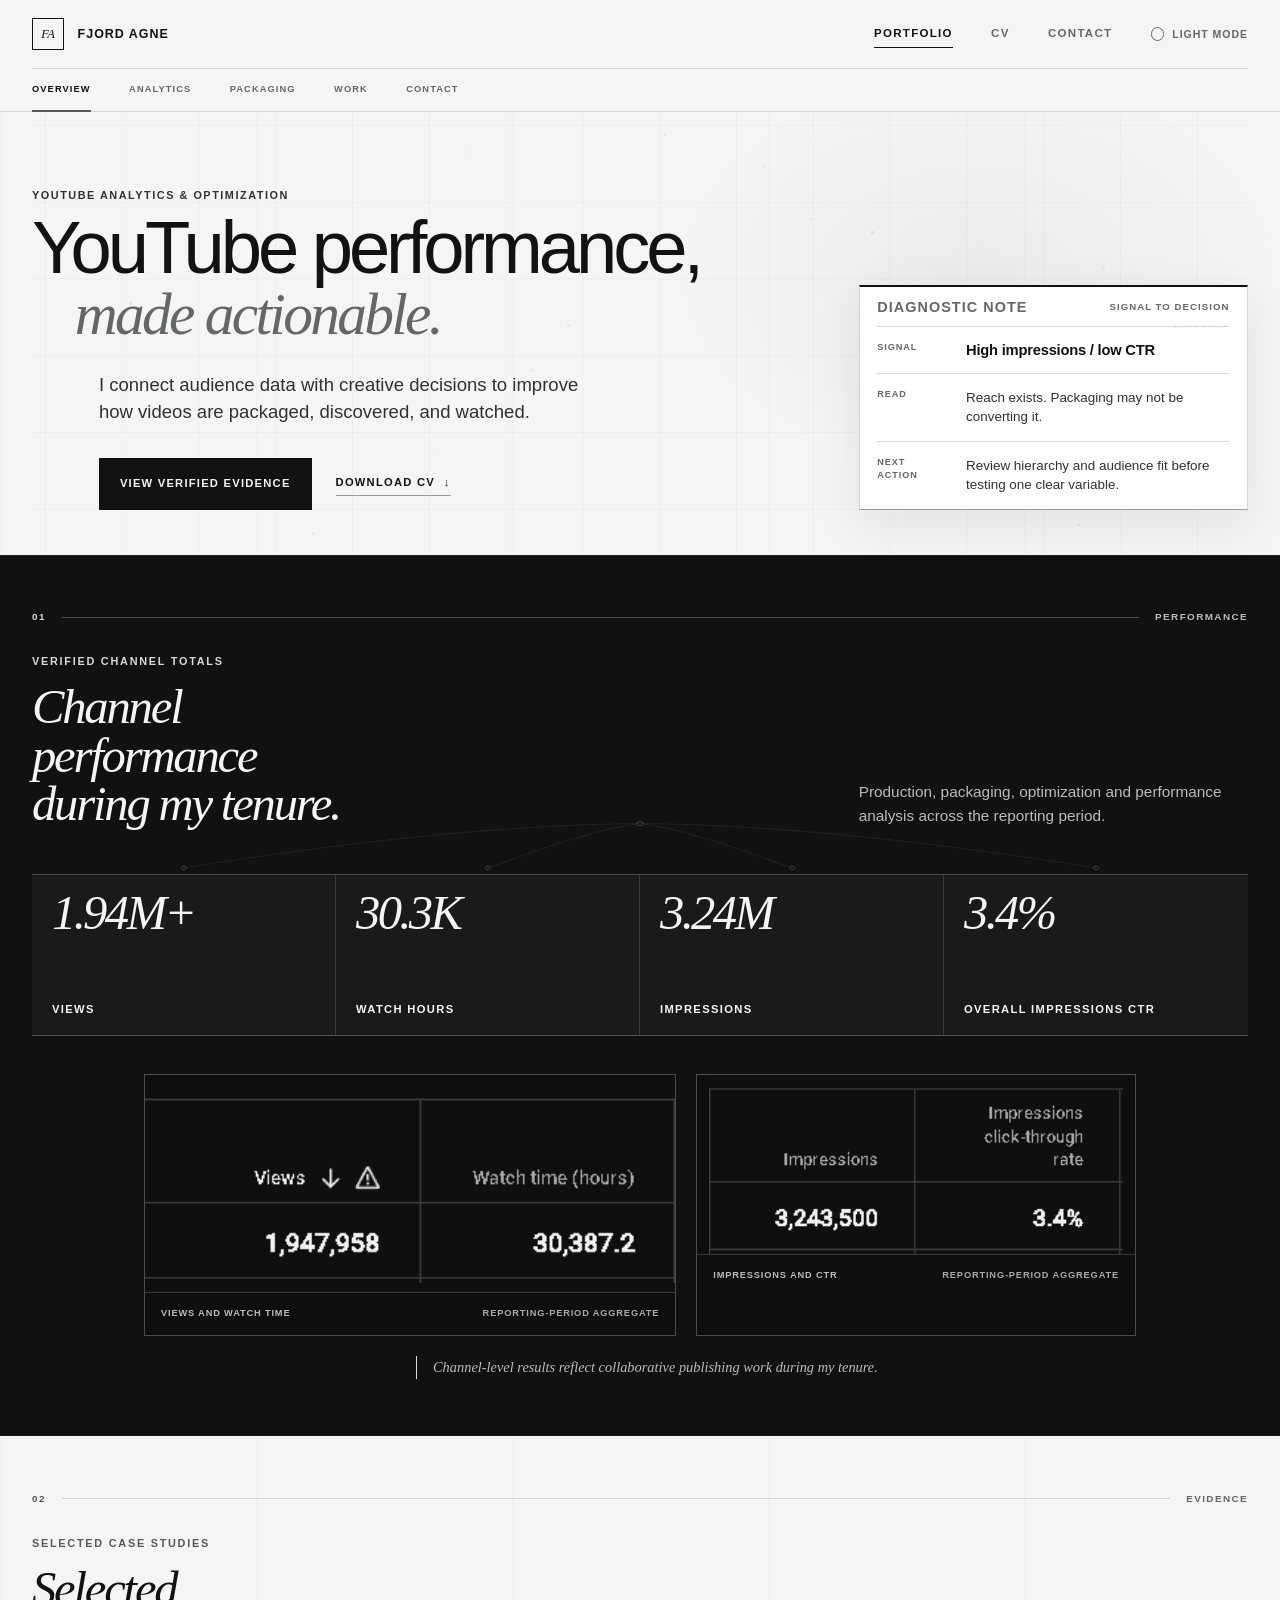
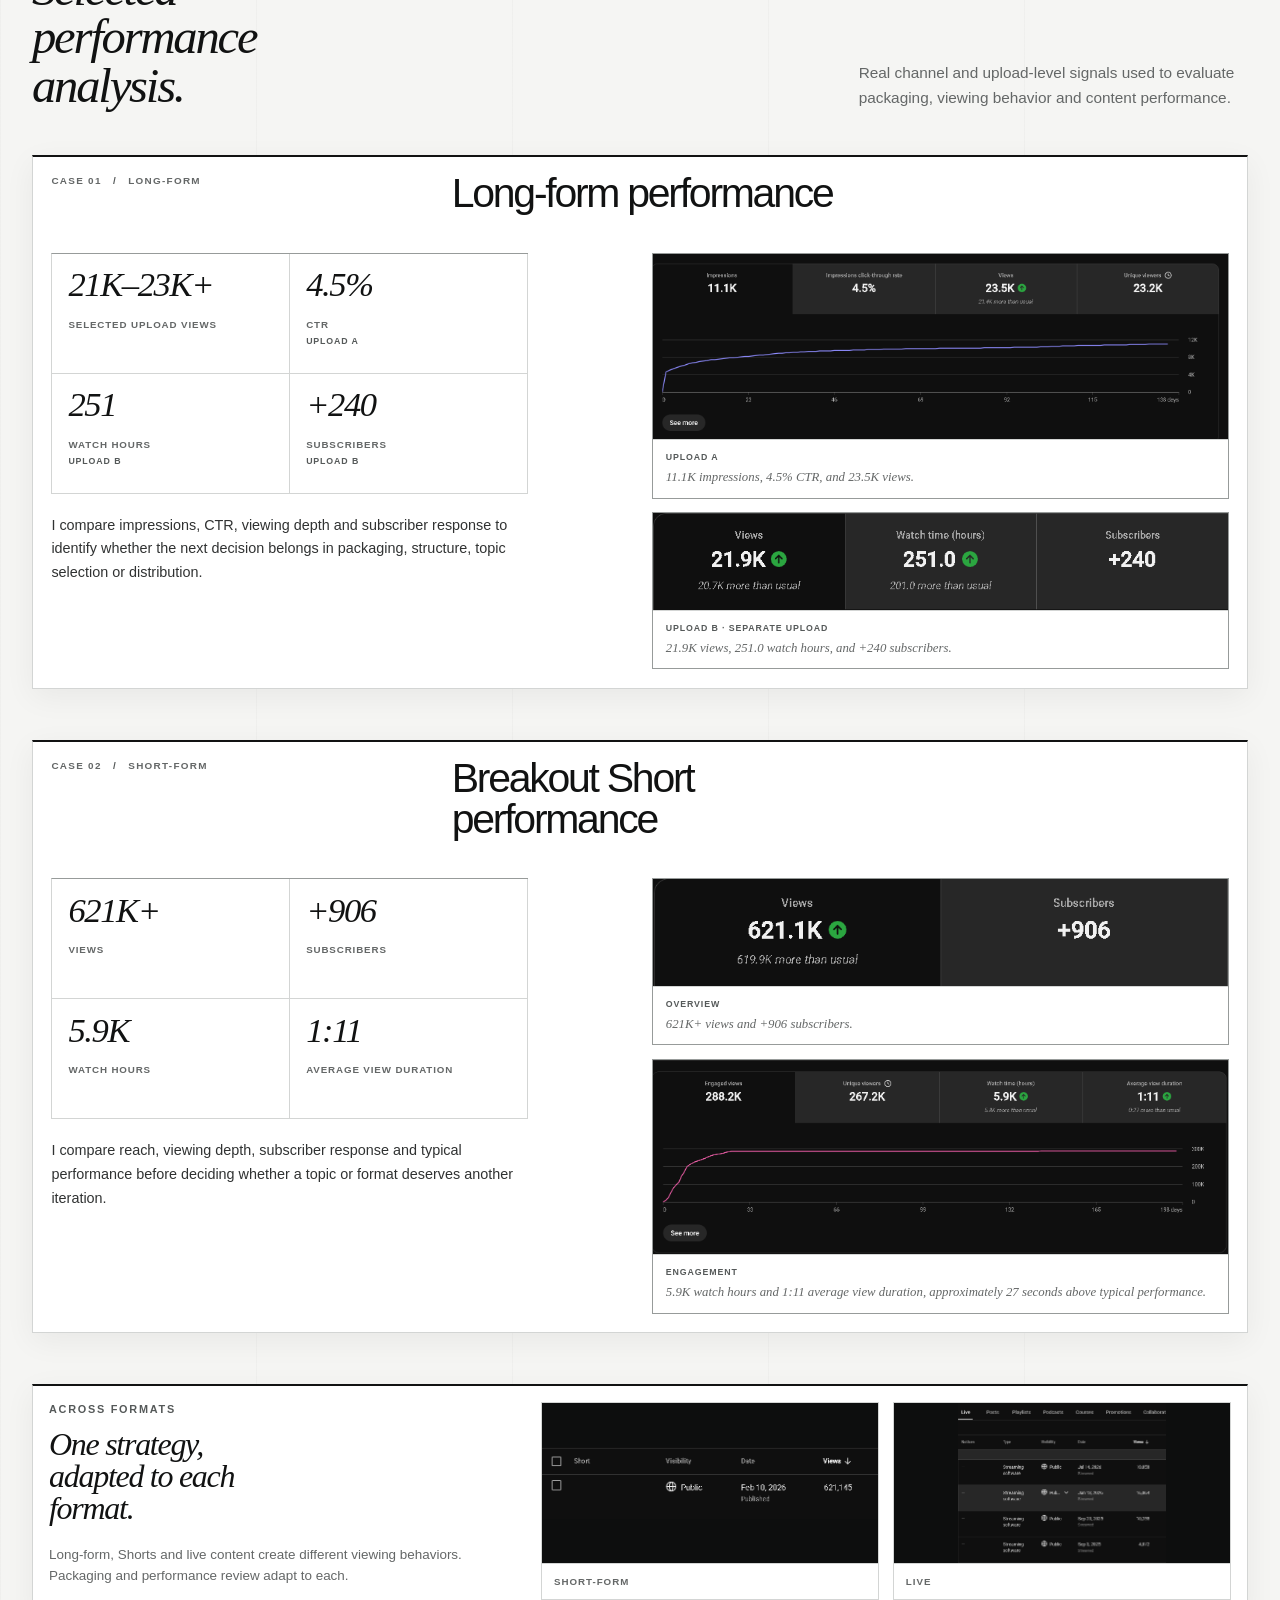
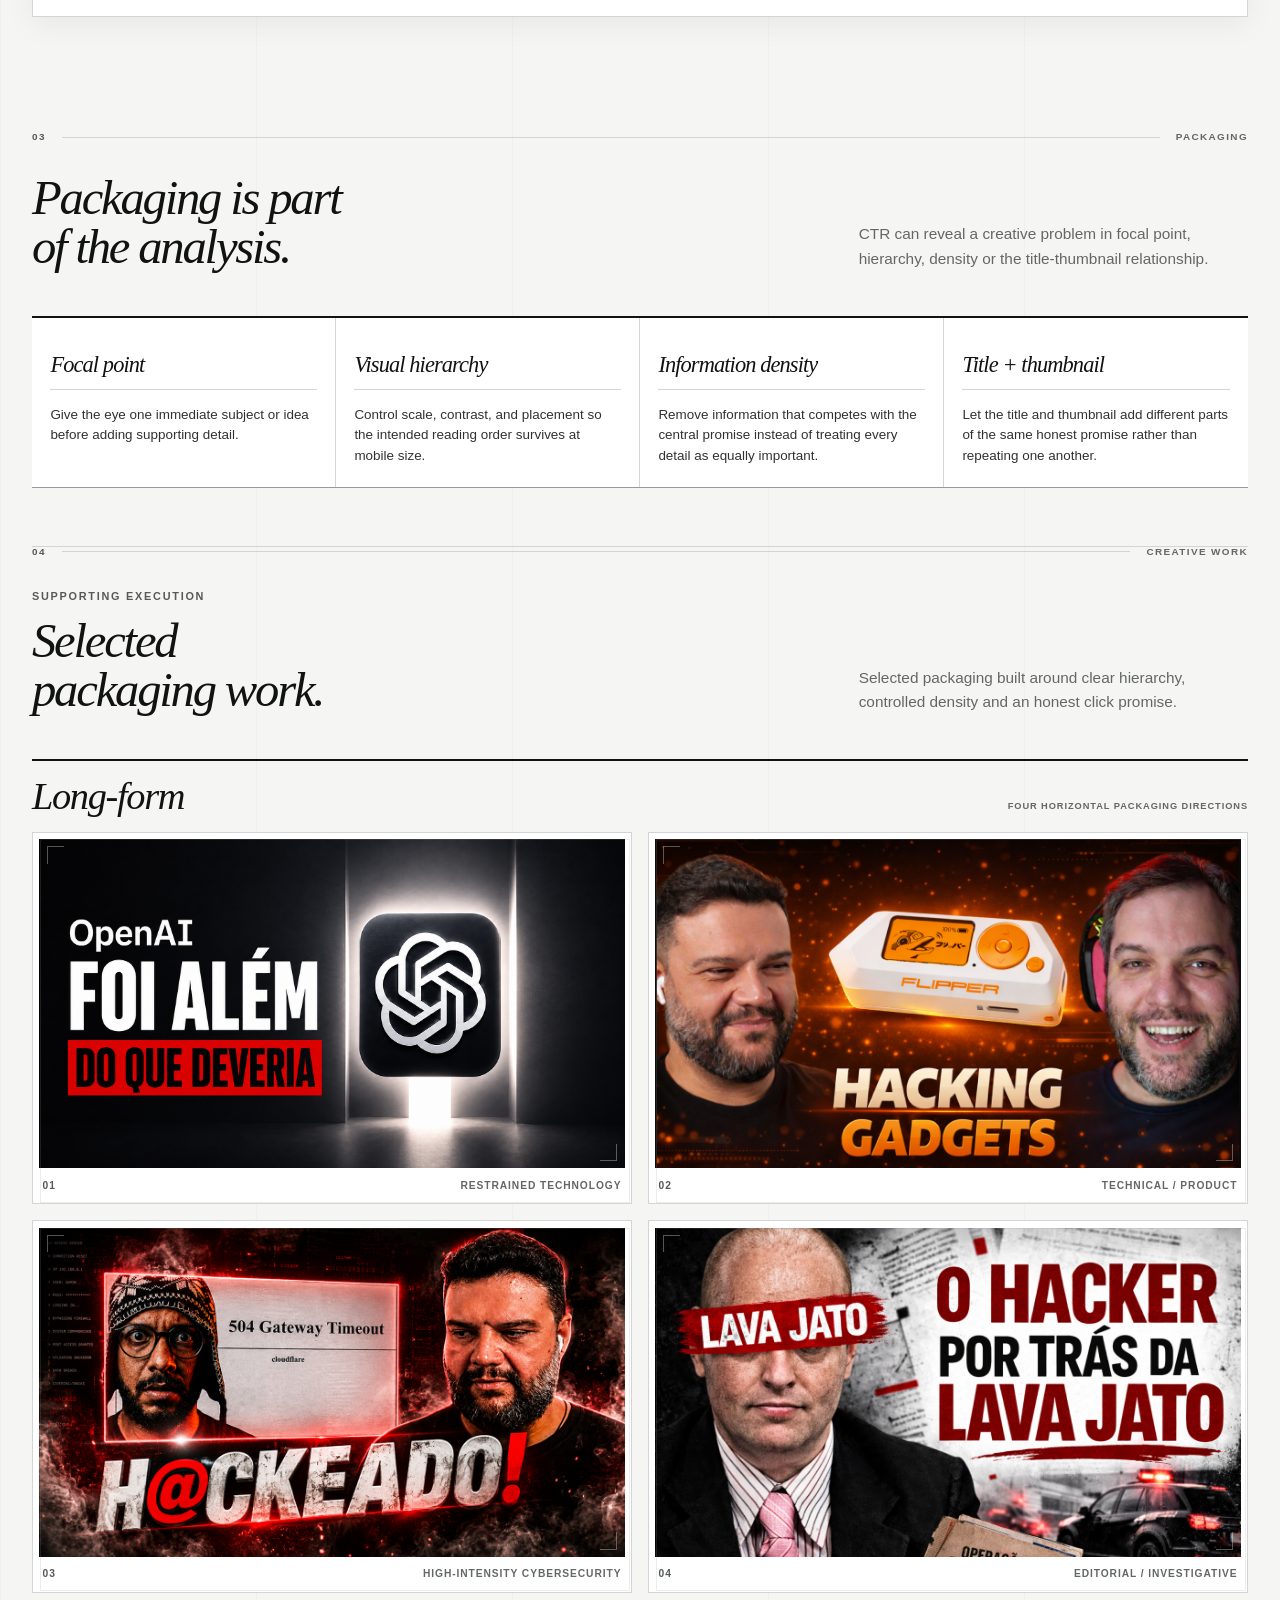
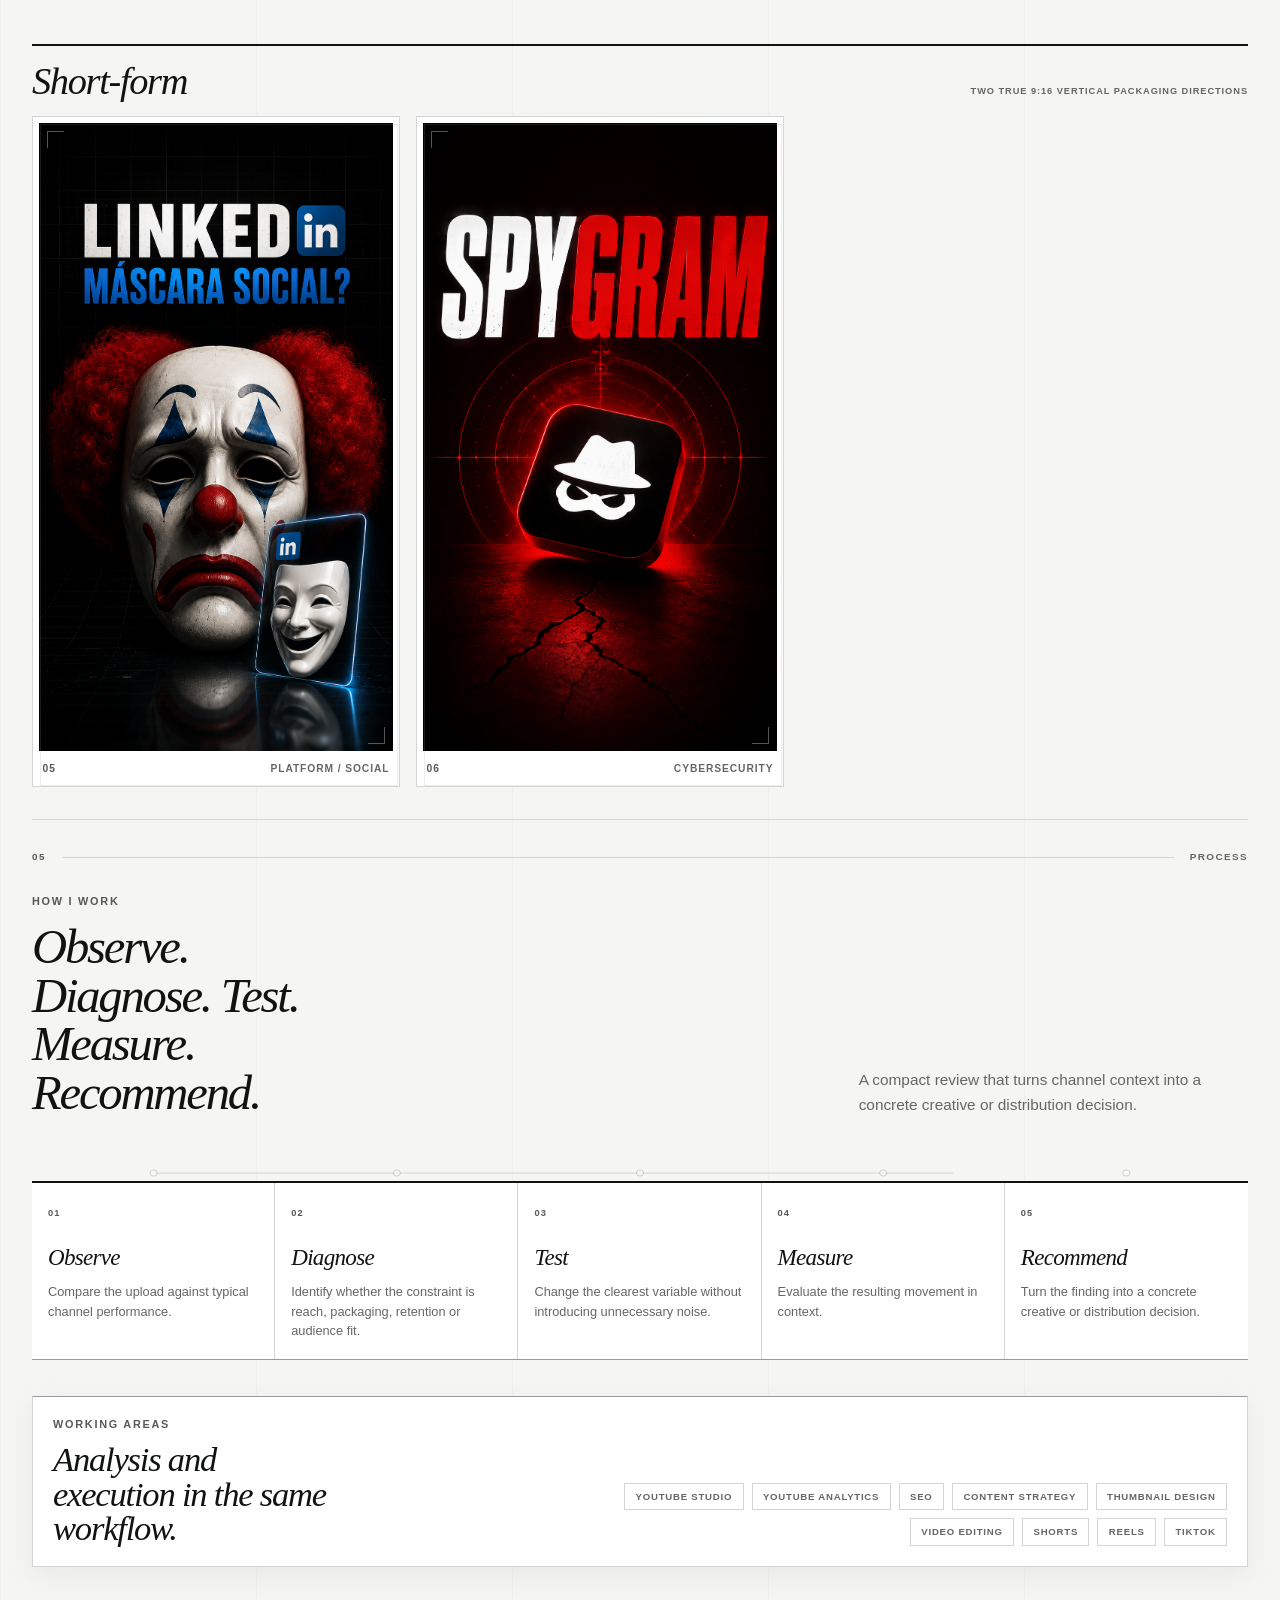
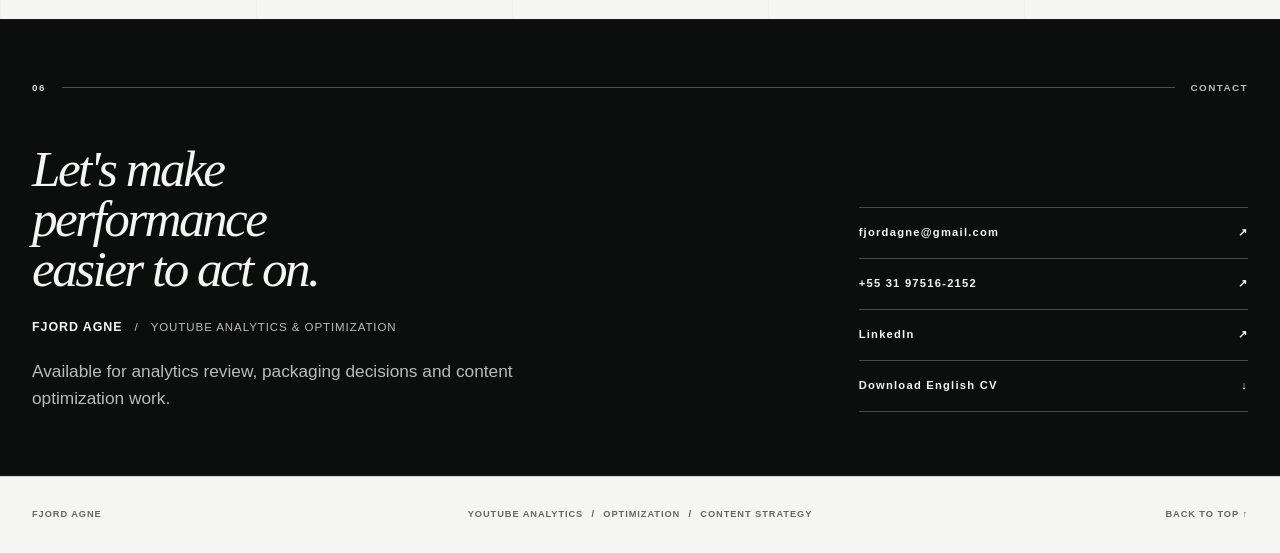
<file: index.html>
<!doctype html>
<html lang="en">
<head>
  <meta charset="utf-8">
  <meta name="viewport" content="width=device-width, initial-scale=1">
  <title>Fjord Agne &mdash; YouTube Analytics &amp; Optimization</title>
  <meta name="description" content="Fjord Agne connects YouTube analytics with title, thumbnail, SEO, retention, and content decisions for long-form and short-form video.">
  <!-- STAGING: Change to "index, follow" only after the factual checklist in README.md is complete. -->
  <meta name="robots" content="noindex, nofollow">
  <meta name="theme-color" content="#101111">
  <meta name="color-scheme" content="dark light">

  <meta property="og:type" content="website">
  <meta property="og:locale" content="en_US">
  <meta property="og:title" content="Fjord Agne &mdash; YouTube Analytics &amp; Optimization">
  <meta property="og:description" content="Audience data translated into practical decisions for packaging, content, and distribution.">
  <meta property="og:image" content="assets/og-cover.svg">
  <meta property="og:image:alt" content="Fjord Agne, YouTube Analytics and Optimization">
  <meta name="twitter:card" content="summary_large_image">
  <meta name="twitter:title" content="Fjord Agne &mdash; YouTube Analytics &amp; Optimization">
  <meta name="twitter:description" content="Audience data translated into practical decisions for packaging, content, and distribution.">
  <meta name="twitter:image" content="assets/og-cover.svg">

  <!-- DEPLOYMENT: Add the final absolute canonical URL here after GitHub Pages is enabled. -->

  <link rel="icon" href="favicon.svg" type="image/svg+xml">
  <script>
    (() => {
      const key = "fjord-theme";
      let saved;
      try { saved = localStorage.getItem(key); } catch {}
      const theme = saved === "dark" || saved === "light"
        ? saved
        : matchMedia("(prefers-color-scheme: dark)").matches ? "dark" : "light";
      document.documentElement.dataset.theme = theme;
      document.documentElement.classList.add("has-js");
      document.querySelector('meta[name="theme-color"]').content = theme === "dark" ? "#101111" : "#f5f5f3";
    })();
  </script>
  <link rel="stylesheet" href="styles/main.css">
  <script src="scripts/main.js" defer></script>
</head>
<body class="page page--portfolio">
  <a class="skip-link" href="#main-content">Skip to main content</a>

  <header class="site-header">
    <div class="site-header__inner shell">
      <a class="brand" href="index.html" aria-label="Fjord Agne, portfolio home">
        <span class="brand__mark" aria-hidden="true">FA</span>
        <span class="brand__name">Fjord Agne</span>
      </a>

      <nav class="site-nav" aria-label="Primary navigation">
        <a href="index.html" aria-current="page">Portfolio</a>
        <a href="cv.html">CV</a>
        <a href="#contact">Contact</a>
        <button class="theme-toggle" type="button" data-theme-toggle aria-label="Switch theme">
          <span class="theme-toggle__icon" aria-hidden="true"></span>
          <span data-theme-label>Theme</span>
        </button>
      </nav>
    </div>
    <nav class="section-nav shell" aria-label="Portfolio sections">
      <a href="#main-content" data-section-link="main-content">Overview</a>
      <a href="#selected-work" data-section-link="selected-work">Analytics</a>
      <a href="#packaging" data-section-link="packaging">Packaging</a>
      <a href="#creative-work" data-section-link="creative-work">Work</a>
      <a href="#contact" data-section-link="contact">Contact</a>
    </nav>
  </header>

  <main id="main-content">
    <section class="hero shell" aria-labelledby="hero-title">
      <div class="hero-graphics" aria-hidden="true">
        <div class="hero-grid-plane" data-hero-grid></div>
        <div class="hero-pixel-field" data-pixel-field></div>
      </div>
      <div class="hero__grid">
        <div class="hero__content">
          <p class="eyebrow">YouTube Analytics &amp; Optimization</p>
          <h1 id="hero-title">
            <span>YouTube performance,</span>
            <em>made actionable.</em>
          </h1>
          <p class="hero__lede">I connect audience data with creative decisions to improve how videos are packaged, discovered, and watched.</p>

          <div class="hero__actions">
            <a class="button button--primary" href="#selected-work">View verified evidence</a>
            <a class="text-link" href="assets/Fjord_Agne_CV_EN.pdf" download>Download CV <span aria-hidden="true">&darr;</span></a>
          </div>
        </div>

        <aside class="diagnostic-note" aria-labelledby="diagnostic-note-title">
          <div class="diagnostic-note__header">
            <h2 id="diagnostic-note-title">Diagnostic note</h2>
            <span>Signal to decision</span>
          </div>
          <dl>
            <div>
              <dt>Signal</dt>
              <dd>High impressions / low CTR</dd>
            </div>
            <div>
              <dt>Read</dt>
              <dd>Reach exists. Packaging may not be converting it.</dd>
            </div>
            <div>
              <dt>Next action</dt>
              <dd>Review hierarchy and audience fit before testing one clear variable.</dd>
            </div>
          </dl>
        </aside>
      </div>

    </section>

    <section class="analytics-section channel-performance section" id="performance" aria-labelledby="performance-title">
      <div class="shell">
        <div class="section-heading section-heading--inverse">
          <div class="section-marker" aria-hidden="true">
            <span>01</span>
            <span>Performance</span>
          </div>
          <div>
            <p class="eyebrow">Verified channel totals</p>
            <h2 id="performance-title">Channel performance during my tenure.</h2>
          </div>
          <p class="section-heading__copy">Production, packaging, optimization and performance analysis across the reporting period.</p>
        </div>

        <div class="channel-metric-stage" data-data-network>
          <svg class="data-network" viewBox="0 0 1000 60" preserveAspectRatio="none" aria-hidden="true">
            <g class="data-network__connections">
              <path data-network-path="0" d="M500 5 C390 6 260 25 125 54"></path>
              <path data-network-path="1" d="M500 5 C458 13 417 34 375 54"></path>
              <path data-network-path="2" d="M500 5 C542 13 583 34 625 54"></path>
              <path data-network-path="3" d="M500 5 C610 6 740 25 875 54"></path>
            </g>
            <g class="data-network__pulses">
              <path data-network-pulse="0" d="M500 5 C390 6 260 25 125 54"></path>
              <path data-network-pulse="1" d="M500 5 C458 13 417 34 375 54"></path>
              <path data-network-pulse="2" d="M500 5 C542 13 583 34 625 54"></path>
              <path data-network-pulse="3" d="M500 5 C610 6 740 25 875 54"></path>
            </g>
            <circle class="data-network__source" cx="500" cy="5" r="2.5"></circle>
            <circle data-network-node="0" cx="125" cy="54" r="2"></circle>
            <circle data-network-node="1" cx="375" cy="54" r="2"></circle>
            <circle data-network-node="2" cx="625" cy="54" r="2"></circle>
            <circle data-network-node="3" cx="875" cy="54" r="2"></circle>
          </svg>
          <ul class="channel-metrics" role="list" aria-label="Verified channel performance metrics">
            <li>
              <strong>1.94M+</strong>
              <span>Views</span>
            </li>
            <li>
              <strong>30.3K</strong>
              <span>Watch hours</span>
            </li>
            <li>
              <strong>3.24M</strong>
              <span>Impressions</span>
            </li>
            <li>
              <strong>3.4%</strong>
              <span>Overall impressions CTR</span>
            </li>
          </ul>
        </div>

        <div class="channel-evidence" aria-label="Supporting channel screenshots">
          <figure>
            <a class="media-link" href="assets/analytics/channel-overview.png" target="_blank" rel="noopener" data-enlarge data-enlarge-caption="Reporting-period views and watch time from the supplied channel aggregate.">
              <img src="assets/analytics/channel-overview.png" width="359" height="135" alt="Privacy-cropped YouTube Studio table showing channel views and watch time" decoding="async">
            </a>
            <figcaption>Views and watch time <span>Reporting-period aggregate</span></figcaption>
          </figure>
          <figure>
            <a class="media-link" href="assets/analytics/channel-reach.png" target="_blank" rel="noopener" data-enlarge data-enlarge-caption="Reporting-period impressions and overall impressions click-through rate from the supplied channel aggregate.">
              <img src="assets/analytics/channel-reach.png" width="313" height="135" alt="Privacy-cropped YouTube Studio table showing channel impressions and click-through rate" decoding="async">
            </a>
            <figcaption>Impressions and CTR <span>Reporting-period aggregate</span></figcaption>
          </figure>
        </div>

        <p class="performance-attribution">Channel-level results reflect collaborative publishing work during my tenure.</p>
      </div>
    </section>

    <section class="work-section section shell" id="selected-work" aria-labelledby="work-title">
      <div class="section-heading">
        <div class="section-marker" aria-hidden="true">
          <span>02</span>
          <span>Evidence</span>
        </div>
        <div>
          <p class="eyebrow">Selected case studies</p>
          <h2 id="work-title">Selected performance analysis.</h2>
        </div>
        <p class="section-heading__copy">Real channel and upload-level signals used to evaluate packaging, viewing behavior and content performance.</p>
      </div>

      <article class="case-study" aria-labelledby="case-01-title">
        <header class="case-study__header">
          <p>Case 01 <span>/</span> Long-form</p>
          <h3 id="case-01-title">Long-form performance</h3>
        </header>

        <div class="case-study__grid">
          <div class="case-study__summary">
            <dl class="case-metrics" aria-label="Selected long-form performance metrics">
              <div><dt>21K&ndash;23K+</dt><dd>Selected upload views</dd></div>
              <div><dt>4.5%</dt><dd>CTR <small>Upload A</small></dd></div>
              <div><dt>251</dt><dd>Watch hours <small>Upload B</small></dd></div>
              <div><dt>+240</dt><dd>Subscribers <small>Upload B</small></dd></div>
            </dl>
            <p>I compare impressions, CTR, viewing depth and subscriber response to identify whether the next decision belongs in packaging, structure, topic selection or distribution.</p>
          </div>

          <div class="case-study__evidence evidence-stack">
            <figure class="evidence-card">
              <a class="media-link" href="assets/analytics/long-video-reach.png" target="_blank" rel="noopener" data-enlarge data-enlarge-caption="Long-form upload example A: 11.1K impressions, 4.5% impressions CTR, and 23.5K views.">
                <img src="assets/analytics/long-video-reach.png" width="1558" height="504" alt="YouTube Studio reach metrics for long-form upload example A" loading="lazy" decoding="async">
              </a>
              <figcaption><span>Upload A</span> 11.1K impressions, 4.5% CTR, and 23.5K views.</figcaption>
            </figure>
            <figure class="evidence-card">
              <a class="media-link" href="assets/analytics/long-video-overview.png" target="_blank" rel="noopener" data-enlarge data-enlarge-caption="Separate long-form upload example B: 21.9K views, 251.0 watch hours, and 240 subscribers gained.">
                <img src="assets/analytics/long-video-overview.png" width="830" height="140" alt="Privacy-cropped YouTube Studio overview metrics for long-form upload example B" loading="lazy" decoding="async">
              </a>
              <figcaption><span>Upload B &middot; separate upload</span> 21.9K views, 251.0 watch hours, and +240 subscribers.</figcaption>
            </figure>
          </div>
        </div>

      </article>

      <article class="case-study" aria-labelledby="case-02-title">
        <header class="case-study__header">
          <p>Case 02 <span>/</span> Short-form</p>
          <h3 id="case-02-title">Breakout Short performance</h3>
        </header>

        <div class="case-study__grid">
          <div class="case-study__summary">
            <dl class="case-metrics" aria-label="Breakout Short performance metrics">
              <div><dt>621K+</dt><dd>Views</dd></div>
              <div><dt>+906</dt><dd>Subscribers</dd></div>
              <div><dt>5.9K</dt><dd>Watch hours</dd></div>
              <div><dt>1:11</dt><dd>Average view duration</dd></div>
            </dl>
            <p>I compare reach, viewing depth, subscriber response and typical performance before deciding whether a topic or format deserves another iteration.</p>
          </div>

          <div class="case-study__evidence evidence-stack">
            <figure class="evidence-card">
              <a class="media-link" href="assets/analytics/short-overview.png" target="_blank" rel="noopener" data-enlarge data-enlarge-caption="Breakout Short overview: 621.1K views and 906 subscribers gained.">
                <img src="assets/analytics/short-overview.png" width="740" height="138" alt="Privacy-cropped YouTube Studio overview showing views and subscribers gained for the breakout Short" loading="lazy" decoding="async">
              </a>
              <figcaption><span>Overview</span> 621K+ views and +906 subscribers.</figcaption>
            </figure>
            <figure class="evidence-card">
              <a class="media-link" href="assets/analytics/short-engagement.png" target="_blank" rel="noopener" data-enlarge data-enlarge-caption="Breakout Short engagement: 5.9K watch hours and 1 minute 11 seconds average view duration, approximately 27 seconds above typical performance.">
                <img src="assets/analytics/short-engagement.png" width="1540" height="521" alt="YouTube Studio engagement metrics and chart for the breakout Short" loading="lazy" decoding="async">
              </a>
              <figcaption><span>Engagement</span> 5.9K watch hours and 1:11 average view duration, approximately 27 seconds above typical performance.</figcaption>
            </figure>
          </div>
        </div>

      </article>

      <article class="format-proof" aria-labelledby="format-proof-title">
        <header>
          <div>
            <p class="eyebrow">Across formats</p>
            <h3 id="format-proof-title">One strategy, adapted to each format.</h3>
          </div>
          <p>Long-form, Shorts and live content create different viewing behaviors. Packaging and performance review adapt to each.</p>
        </header>
        <div class="format-proof__evidence">
            <figure>
              <a class="media-link" href="assets/analytics/content-formats.png" target="_blank" rel="noopener" data-enlarge data-enlarge-caption="Studio content row showing a published Short and its view count.">
                <img src="assets/analytics/content-formats.png" width="766" height="165" alt="YouTube Studio row showing Short-form publishing" loading="lazy" decoding="async">
              </a>
              <figcaption>Short-form</figcaption>
            </figure>
            <figure>
              <a class="media-link" href="assets/analytics/content-live.png" target="_blank" rel="noopener" data-enlarge data-enlarge-caption="Studio Live inventory showing public streams, dates, and views.">
                <img src="assets/analytics/content-live.png" width="848" height="650" alt="YouTube Studio Live inventory" loading="lazy" decoding="async">
              </a>
              <figcaption>Live</figcaption>
            </figure>
        </div>
      </article>
    </section>

    <section class="positioning section shell" id="packaging" aria-labelledby="packaging-title">
      <div class="section-heading">
        <div class="section-marker" aria-hidden="true">
          <span>03</span>
          <span>Packaging</span>
        </div>
        <div>
          <h2 id="packaging-title">Packaging is part of the analysis.</h2>
        </div>
        <p class="section-heading__copy">CTR can reveal a creative problem in focal point, hierarchy, density or the title-thumbnail relationship.</p>
      </div>

      <ol class="practice-model packaging-principles" role="list" aria-label="Thumbnail and title packaging principles">
        <li>
          <div class="practice-model__topline">
            <h3>Focal point</h3>
          </div>
          <p>Give the eye one immediate subject or idea before adding supporting detail.</p>
        </li>
        <li>
          <div class="practice-model__topline">
            <h3>Visual hierarchy</h3>
          </div>
          <p>Control scale, contrast, and placement so the intended reading order survives at mobile size.</p>
        </li>
        <li>
          <div class="practice-model__topline">
            <h3>Information density</h3>
          </div>
          <p>Remove information that competes with the central promise instead of treating every detail as equally important.</p>
        </li>
        <li>
          <div class="practice-model__topline">
            <h3>Title + thumbnail</h3>
          </div>
          <p>Let the title and thumbnail add different parts of the same honest promise rather than repeating one another.</p>
        </li>
      </ol>
    </section>

    <section class="creative-work section shell" id="creative-work" aria-labelledby="creative-work-title">
      <div class="section-heading section-heading--compact">
        <div class="section-marker" aria-hidden="true">
          <span>04</span>
          <span>Creative work</span>
        </div>
        <div>
          <p class="eyebrow">Supporting execution</p>
          <h2 id="creative-work-title">Selected packaging work.</h2>
        </div>
        <p class="section-heading__copy">Selected packaging built around clear hierarchy, controlled density and an honest click promise.</p>
      </div>

      <section class="creative-group" aria-labelledby="long-form-work-title">
        <header class="creative-group__header">
          <h3 id="long-form-work-title">Long-form</h3>
          <p>Four horizontal packaging directions</p>
        </header>
        <div class="thumbnail-gallery thumbnail-gallery--long">
          <figure>
            <a class="media-link" href="assets/work/long-openai.png" target="_blank" rel="noopener" data-enlarge data-enlarge-caption="Restrained AI and technology packaging direction.">
              <img src="assets/work/long-openai.png" width="1672" height="941" alt="Long-form thumbnail with restrained AI and technology packaging" loading="lazy" decoding="async">
            </a>
            <figcaption><span>01</span> Restrained technology</figcaption>
          </figure>
          <figure>
            <a class="media-link" href="assets/work/long-hacking-gadgets.png" target="_blank" rel="noopener" data-enlarge data-enlarge-caption="Technical and product-focused long-form packaging direction.">
              <img src="assets/work/long-hacking-gadgets.png" width="1288" height="738" alt="Long-form thumbnail with technical and product-focused packaging" loading="lazy" decoding="async">
            </a>
            <figcaption><span>02</span> Technical / product</figcaption>
          </figure>
          <figure>
            <a class="media-link" href="assets/work/long-hacked.png" target="_blank" rel="noopener" data-enlarge data-enlarge-caption="High-intensity cybersecurity packaging direction.">
              <img src="assets/work/long-hacked.png" width="1282" height="730" alt="Long-form thumbnail with high-intensity cybersecurity packaging" loading="lazy" decoding="async">
            </a>
            <figcaption><span>03</span> High-intensity cybersecurity</figcaption>
          </figure>
          <figure>
            <a class="media-link" href="assets/work/long-editorial-investigation.png" target="_blank" rel="noopener" data-enlarge data-enlarge-caption="Editorial and investigative long-form packaging direction.">
              <img src="assets/work/long-editorial-investigation.png" width="1280" height="730" alt="Long-form thumbnail with editorial and investigative packaging" loading="lazy" decoding="async">
            </a>
            <figcaption><span>04</span> Editorial / investigative</figcaption>
          </figure>
        </div>
      </section>

      <section class="creative-group" aria-labelledby="short-form-work-title">
        <header class="creative-group__header">
          <h3 id="short-form-work-title">Short-form</h3>
          <p>Two true 9:16 vertical packaging directions</p>
        </header>
        <div class="thumbnail-gallery thumbnail-gallery--vertical">
          <figure>
            <a class="media-link" href="assets/work/short-linkedin.png" target="_blank" rel="noopener" data-enlarge data-enlarge-caption="Vertical platform and social packaging direction.">
              <img src="assets/work/short-linkedin.png" width="941" height="1672" alt="Vertical short-form thumbnail with platform and social packaging" loading="lazy" decoding="async">
            </a>
            <figcaption><span>05</span> Platform / social</figcaption>
          </figure>
          <figure>
            <a class="media-link" href="assets/work/short-spygram.png" target="_blank" rel="noopener" data-enlarge data-enlarge-caption="Vertical cybersecurity packaging direction.">
              <img src="assets/work/short-spygram.png" width="941" height="1672" alt="Vertical short-form thumbnail with cybersecurity packaging" loading="lazy" decoding="async">
            </a>
            <figcaption><span>06</span> Cybersecurity</figcaption>
          </figure>
        </div>
      </section>
    </section>

    <section class="process-section section shell" id="process" aria-labelledby="process-title">
      <div class="section-heading">
        <div class="section-marker" aria-hidden="true">
          <span>05</span>
          <span>Process</span>
        </div>
        <div>
          <p class="eyebrow">How I work</p>
          <h2 id="process-title">Observe. Diagnose. Test. Measure. Recommend.</h2>
        </div>
        <p class="section-heading__copy">A compact review that turns channel context into a concrete creative or distribution decision.</p>
      </div>

      <div class="process-flow" data-process-flow>
        <svg class="process-connector process-connector--desktop" viewBox="0 0 1000 32" preserveAspectRatio="none" aria-hidden="true">
          <path class="process-connector__base" pathLength="100" d="M100 16 H900"></path>
          <path class="process-connector__segment" data-process-segment="0" pathLength="100" d="M100 16 H300"></path>
          <path class="process-connector__segment" data-process-segment="1" pathLength="100" d="M300 16 H500"></path>
          <path class="process-connector__segment" data-process-segment="2" pathLength="100" d="M500 16 H700"></path>
          <path class="process-connector__segment" data-process-segment="3" pathLength="100" d="M700 16 H900"></path>
          <path class="process-connector__pulse" pathLength="100" d="M100 16 H900"></path>
          <circle data-process-node="0" cx="100" cy="16" r="3"></circle>
          <circle data-process-node="1" cx="300" cy="16" r="3"></circle>
          <circle data-process-node="2" cx="500" cy="16" r="3"></circle>
          <circle data-process-node="3" cx="700" cy="16" r="3"></circle>
          <circle data-process-node="4" cx="900" cy="16" r="3"></circle>
        </svg>
        <svg class="process-connector process-connector--mobile" viewBox="0 0 32 500" preserveAspectRatio="none" aria-hidden="true">
          <path class="process-connector__base" pathLength="100" d="M16 50 V450"></path>
          <path class="process-connector__segment" data-process-segment="0" pathLength="100" d="M16 50 V150"></path>
          <path class="process-connector__segment" data-process-segment="1" pathLength="100" d="M16 150 V250"></path>
          <path class="process-connector__segment" data-process-segment="2" pathLength="100" d="M16 250 V350"></path>
          <path class="process-connector__segment" data-process-segment="3" pathLength="100" d="M16 350 V450"></path>
          <path class="process-connector__pulse" pathLength="100" d="M16 50 V450"></path>
          <circle data-process-node="0" cx="16" cy="50" r="3"></circle>
          <circle data-process-node="1" cx="16" cy="150" r="3"></circle>
          <circle data-process-node="2" cx="16" cy="250" r="3"></circle>
          <circle data-process-node="3" cx="16" cy="350" r="3"></circle>
          <circle data-process-node="4" cx="16" cy="450" r="3"></circle>
        </svg>
        <ol class="process-list" role="list">
          <li>
            <span>01</span>
            <h3>Observe</h3>
            <p>Compare the upload against typical channel performance.</p>
          </li>
          <li>
            <span>02</span>
            <h3>Diagnose</h3>
            <p>Identify whether the constraint is reach, packaging, retention or audience fit.</p>
          </li>
          <li>
            <span>03</span>
            <h3>Test</h3>
            <p>Change the clearest variable without introducing unnecessary noise.</p>
          </li>
          <li>
            <span>04</span>
            <h3>Measure</h3>
            <p>Evaluate the resulting movement in context.</p>
          </li>
          <li>
            <span>05</span>
            <h3>Recommend</h3>
            <p>Turn the finding into a concrete creative or distribution decision.</p>
          </li>
        </ol>
      </div>
    </section>

    <section class="toolkit-section section shell" id="toolkit" aria-labelledby="toolkit-title">
      <div class="toolkit-compact">
        <div>
          <p class="eyebrow">Working areas</p>
          <h2 id="toolkit-title">Analysis and execution in the same workflow.</h2>
        </div>
        <ul class="toolkit-strip" role="list">
          <li>YouTube Studio</li>
          <li>YouTube Analytics</li>
          <li>SEO</li>
          <li>Content Strategy</li>
          <li>Thumbnail Design</li>
          <li>Video Editing</li>
          <li>Shorts</li>
          <li>Reels</li>
          <li>TikTok</li>
        </ul>
      </div>
    </section>

    <section class="contact-section" id="contact" aria-labelledby="contact-title">
      <div class="contact-section__inner shell">
        <div class="section-marker section-marker--inverse" aria-hidden="true">
          <span>06</span>
          <span>Contact</span>
        </div>
        <div class="contact-section__main">
          <h2 id="contact-title">Let's make performance easier to act on.</h2>
          <p class="contact-section__identity"><strong>Fjord Agne</strong><span>YouTube Analytics &amp; Optimization</span></p>
          <p>Available for analytics review, packaging decisions and content optimization work.</p>
        </div>
        <address class="contact-section__links" aria-label="Contact details">
          <a href="mailto:fjordagne@gmail.com"><span>fjordagne@gmail.com</span><span aria-hidden="true">&nearr;</span></a>
          <a href="tel:+5531975162152"><span>+55 31 97516-2152</span><span aria-hidden="true">&nearr;</span></a>
          <a href="https://www.linkedin.com/in/fjord-agne" target="_blank" rel="me noopener noreferrer"><span>LinkedIn</span><span aria-hidden="true">&nearr;</span></a>
          <a href="assets/Fjord_Agne_CV_EN.pdf" download><span>Download English CV</span><span aria-hidden="true">&darr;</span></a>
        </address>
      </div>
    </section>
  </main>

  <footer class="site-footer">
    <div class="site-footer__inner shell">
      <p>Fjord Agne</p>
      <p>YouTube Analytics <span aria-hidden="true">/</span> Optimization <span aria-hidden="true">/</span> Content Strategy</p>
      <a href="#main-content">Back to top <span aria-hidden="true">&uarr;</span></a>
    </div>
  </footer>

  <dialog class="media-dialog" data-media-dialog aria-labelledby="media-dialog-caption">
    <div class="media-dialog__inner">
      <button class="media-dialog__close" type="button" data-media-dialog-close>Close <span aria-hidden="true">&times;</span></button>
      <img data-media-dialog-image alt="">
      <p id="media-dialog-caption" data-media-dialog-caption></p>
    </div>
  </dialog>
</body>
</html>
</file>
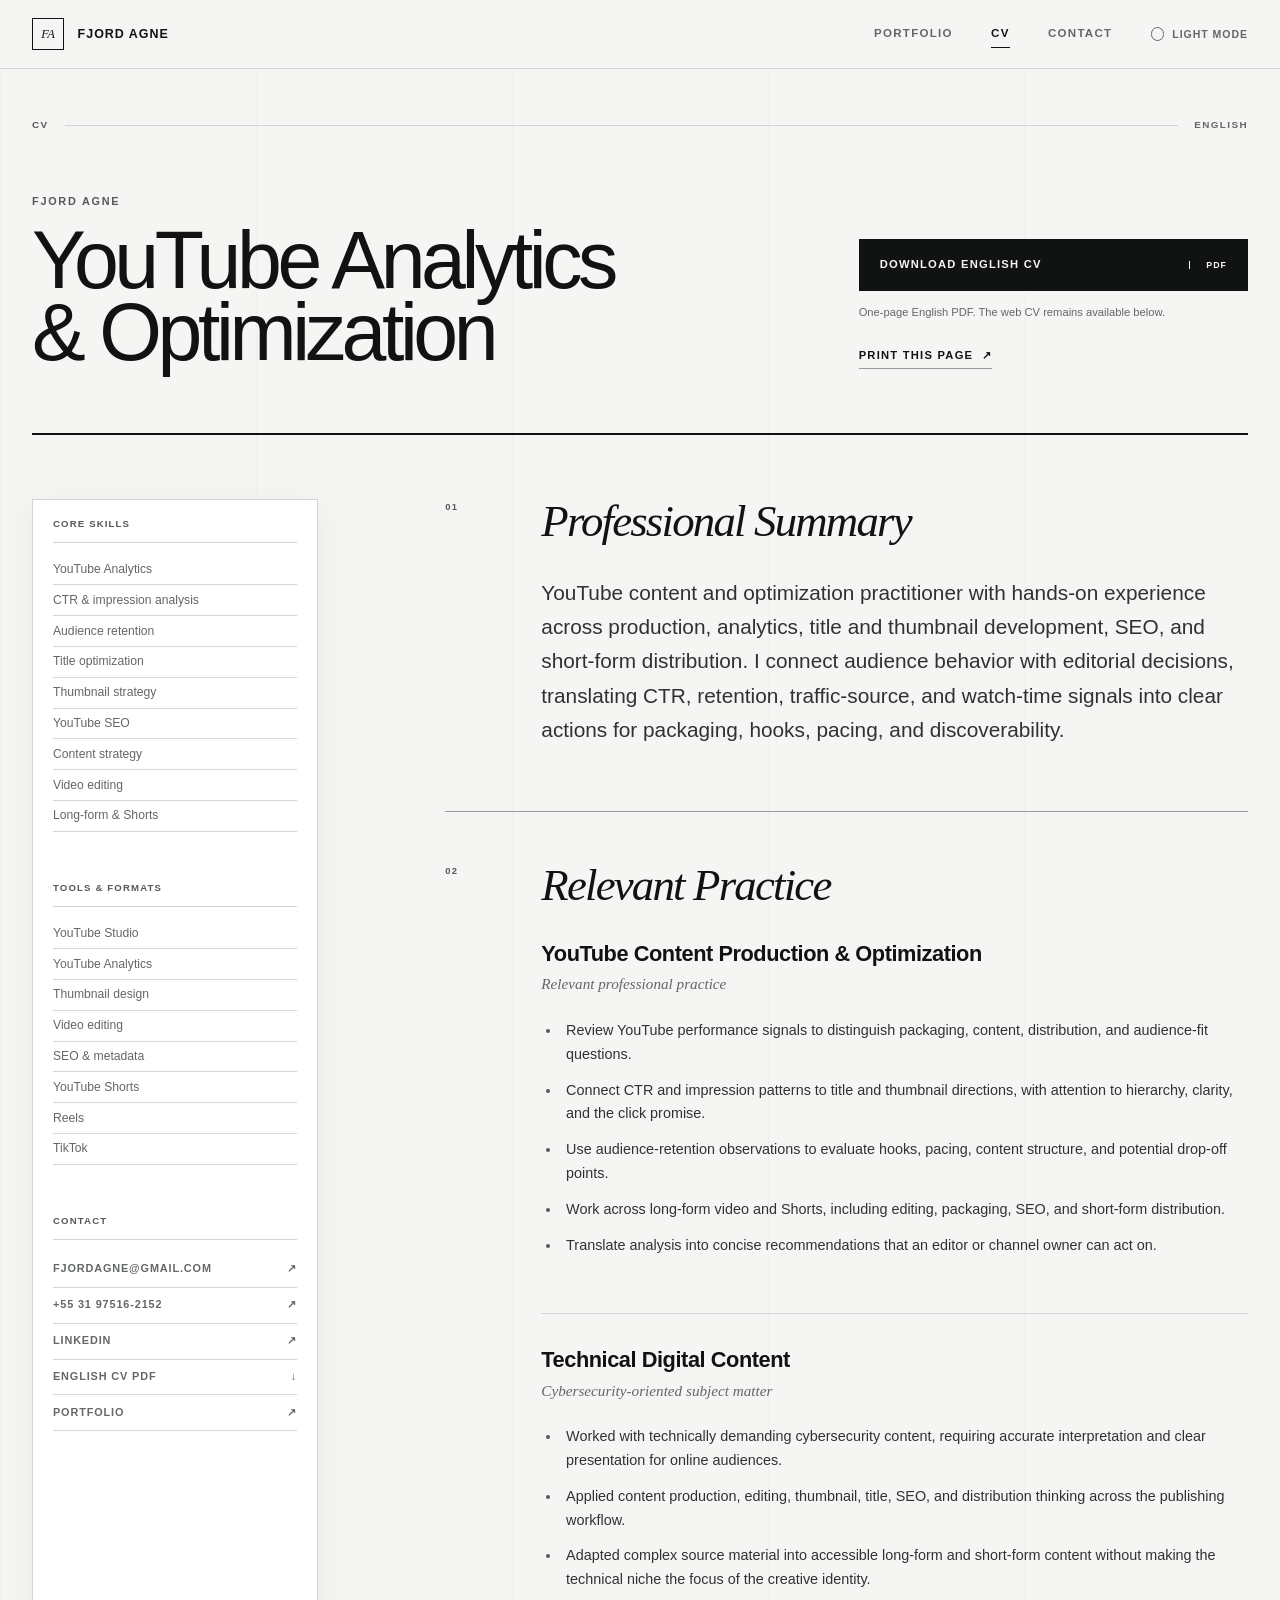
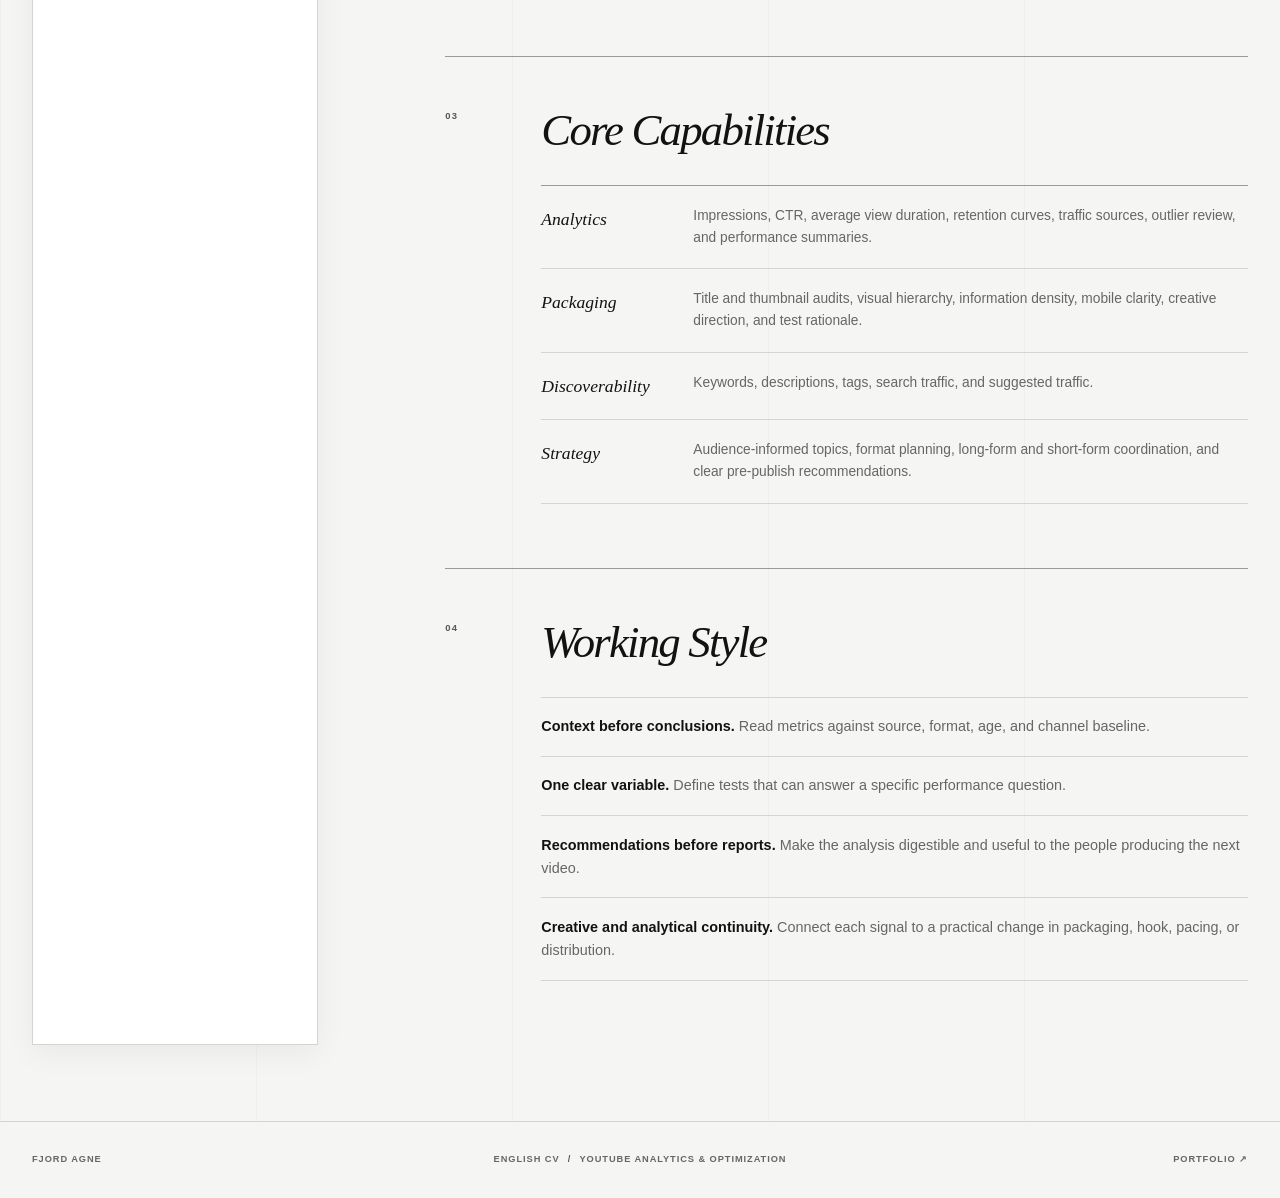
<file: cv.html>
<!doctype html>
<html lang="en">
<head>
  <meta charset="utf-8">
  <meta name="viewport" content="width=device-width, initial-scale=1">
  <title>CV &mdash; Fjord Agne | YouTube Analytics &amp; Optimization</title>
  <meta name="description" content="English CV for Fjord Agne, focused on YouTube analytics, content optimization, title and thumbnail packaging, SEO, and video production.">
  <!-- STAGING: Change to "index, follow" only after the factual checklist in README.md is complete. -->
  <meta name="robots" content="noindex, nofollow">
  <meta name="theme-color" content="#101111">
  <meta name="color-scheme" content="dark light">

  <meta property="og:type" content="profile">
  <meta property="og:locale" content="en_US">
  <meta property="og:title" content="CV &mdash; Fjord Agne | YouTube Analytics &amp; Optimization">
  <meta property="og:description" content="YouTube analytics, optimization, content strategy, SEO, thumbnails, titles, and video production.">
  <meta property="og:image" content="assets/og-cover.svg">
  <meta property="og:image:alt" content="Fjord Agne, YouTube Analytics and Optimization">
  <meta name="twitter:card" content="summary_large_image">

  <!-- DEPLOYMENT: Add the final absolute canonical URL after GitHub Pages is enabled. -->
  <!-- Example: <link rel="canonical" href="https://USERNAME.github.io/youtube-analytics-portfolio/cv.html"> -->

  <link rel="icon" href="favicon.svg" type="image/svg+xml">
  <script>
    (() => {
      const key = "fjord-theme";
      let saved;
      try { saved = localStorage.getItem(key); } catch {}
      const theme = saved === "dark" || saved === "light"
        ? saved
        : matchMedia("(prefers-color-scheme: dark)").matches ? "dark" : "light";
      document.documentElement.dataset.theme = theme;
      document.documentElement.classList.add("has-js");
      document.querySelector('meta[name="theme-color"]').content = theme === "dark" ? "#101111" : "#f5f5f3";
    })();
  </script>
  <link rel="stylesheet" href="styles/main.css">
  <link rel="stylesheet" href="styles/print.css" media="print">
  <script src="scripts/main.js" defer></script>
</head>
<body class="page page--cv">
  <a class="skip-link" href="#main-content">Skip to main content</a>

  <header class="site-header">
    <div class="site-header__inner shell">
      <a class="brand" href="index.html" aria-label="Fjord Agne, portfolio home">
        <span class="brand__mark" aria-hidden="true">FA</span>
        <span class="brand__name">Fjord Agne</span>
      </a>

      <nav class="site-nav" aria-label="Primary navigation">
        <a href="index.html">Portfolio</a>
        <a href="cv.html" aria-current="page">CV</a>
        <a href="#cv-contact">Contact</a>
        <button class="theme-toggle" type="button" data-theme-toggle aria-label="Switch theme">
          <span class="theme-toggle__icon" aria-hidden="true"></span>
          <span data-theme-label>Theme</span>
        </button>
      </nav>
    </div>
  </header>

  <main id="main-content" class="cv-main shell">
    <header class="cv-hero">
      <div class="section-marker" aria-hidden="true">
        <span>CV</span>
        <span>English</span>
      </div>
      <div class="cv-hero__title">
        <p class="eyebrow">Fjord Agne</p>
        <h1>YouTube Analytics<br>&amp; Optimization</h1>
      </div>
      <div class="cv-hero__actions">
        <a class="button button--primary button--download" href="assets/Fjord_Agne_CV_EN.pdf" download>
          <span>Download English CV</span>
          <small>PDF</small>
        </a>
        <p>One-page English PDF. The web CV remains available below.</p>
        <button class="print-link" type="button" data-print-cv>Print this page <span aria-hidden="true">&nearr;</span></button>
      </div>
    </header>

    <div class="cv-layout">
      <div class="cv-content">
        <section class="cv-section" aria-labelledby="summary-title">
          <p class="cv-section__index">01</p>
          <div>
            <h2 id="summary-title">Professional Summary</h2>
            <p class="cv-summary">YouTube content and optimization practitioner with hands-on experience across production, analytics, title and thumbnail development, SEO, and short-form distribution. I connect audience behavior with editorial decisions, translating CTR, retention, traffic-source, and watch-time signals into clear actions for packaging, hooks, pacing, and discoverability.</p>
          </div>
        </section>

        <section class="cv-section" aria-labelledby="experience-title">
          <p class="cv-section__index">02</p>
          <div>
            <h2 id="experience-title">Relevant Practice</h2>

            <article class="cv-role">
              <header>
                <div>
                  <h3>YouTube Content Production &amp; Optimization</h3>
                  <p>Relevant professional practice</p>
                </div>
                <!-- FACTUAL SLOT: Add verified employer/client and dates if appropriate. -->
              </header>
              <ul role="list">
                <li>Review YouTube performance signals to distinguish packaging, content, distribution, and audience-fit questions.</li>
                <li>Connect CTR and impression patterns to title and thumbnail directions, with attention to hierarchy, clarity, and the click promise.</li>
                <li>Use audience-retention observations to evaluate hooks, pacing, content structure, and potential drop-off points.</li>
                <li>Work across long-form video and Shorts, including editing, packaging, SEO, and short-form distribution.</li>
                <li>Translate analysis into concise recommendations that an editor or channel owner can act on.</li>
              </ul>
            </article>

            <article class="cv-role">
              <header>
                <div>
                  <h3>Technical Digital Content</h3>
                  <p>Cybersecurity-oriented subject matter</p>
                </div>
                <!-- FACTUAL SLOT: Add verified employer/client, role title, and dates if appropriate. -->
              </header>
              <ul role="list">
                <li>Worked with technically demanding cybersecurity content, requiring accurate interpretation and clear presentation for online audiences.</li>
                <li>Applied content production, editing, thumbnail, title, SEO, and distribution thinking across the publishing workflow.</li>
                <li>Adapted complex source material into accessible long-form and short-form content without making the technical niche the focus of the creative identity.</li>
              </ul>
            </article>
          </div>
        </section>

        <section class="cv-section" aria-labelledby="capabilities-title">
          <p class="cv-section__index">03</p>
          <div>
            <h2 id="capabilities-title">Core Capabilities</h2>
            <dl class="cv-capabilities">
              <div>
                <dt>Analytics</dt>
                <dd>Impressions, CTR, average view duration, retention curves, traffic sources, outlier review, and performance summaries.</dd>
              </div>
              <div>
                <dt>Packaging</dt>
                <dd>Title and thumbnail audits, visual hierarchy, information density, mobile clarity, creative direction, and test rationale.</dd>
              </div>
              <div>
                <dt>Discoverability</dt>
                <dd>Keywords, descriptions, tags, search traffic, and suggested traffic.</dd>
              </div>
              <div>
                <dt>Strategy</dt>
                <dd>Audience-informed topics, format planning, long-form and short-form coordination, and clear pre-publish recommendations.</dd>
              </div>
            </dl>
          </div>
        </section>

        <section class="cv-section" aria-labelledby="working-style-title">
          <p class="cv-section__index">04</p>
          <div>
            <h2 id="working-style-title">Working Style</h2>
            <ul class="cv-principles" role="list">
              <li><strong>Context before conclusions.</strong> Read metrics against source, format, age, and channel baseline.</li>
              <li><strong>One clear variable.</strong> Define tests that can answer a specific performance question.</li>
              <li><strong>Recommendations before reports.</strong> Make the analysis digestible and useful to the people producing the next video.</li>
              <li><strong>Creative and analytical continuity.</strong> Connect each signal to a practical change in packaging, hook, pacing, or distribution.</li>
            </ul>
          </div>
        </section>

        <!-- FACTUAL SECTION TEMPLATE: Add verified education details, then remove hidden. -->
        <section class="cv-section" hidden data-factual-section="education" aria-labelledby="education-title">
          <p class="cv-section__index">05</p>
          <div>
            <h2 id="education-title">Education</h2>
            <article class="cv-role">
              <header>
                <div>
                  <h3>[ADD VERIFIED PROGRAM OR QUALIFICATION]</h3>
                  <p>[ADD VERIFIED INSTITUTION]</p>
                </div>
                <p>[ADD VERIFIED DATES]</p>
              </header>
            </article>
          </div>
        </section>
      </div>

      <aside class="cv-sidebar" aria-label="CV overview">
        <section class="cv-sidebar__section">
          <h2>Core skills</h2>
          <ul role="list">
            <li>YouTube Analytics</li>
            <li>CTR &amp; impression analysis</li>
            <li>Audience retention</li>
            <li>Title optimization</li>
            <li>Thumbnail strategy</li>
            <li>YouTube SEO</li>
            <li>Content strategy</li>
            <li>Video editing</li>
            <li>Long-form &amp; Shorts</li>
          </ul>
        </section>

        <section class="cv-sidebar__section">
          <h2>Tools &amp; formats</h2>
          <ul role="list">
            <li>YouTube Studio</li>
            <li>YouTube Analytics</li>
            <li>Thumbnail design</li>
            <li>Video editing</li>
            <li>SEO &amp; metadata</li>
            <li>YouTube Shorts</li>
            <li>Reels</li>
            <li>TikTok</li>
          </ul>
        </section>

        <section class="cv-sidebar__section cv-sidebar__section--contact" id="cv-contact">
          <h2>Contact</h2>
          <div class="cv-contact-links">
            <a href="mailto:fjordagne@gmail.com">fjordagne@gmail.com <span aria-hidden="true">&nearr;</span></a>
            <a href="tel:+5531975162152">+55 31 97516-2152 <span aria-hidden="true">&nearr;</span></a>
            <a href="https://www.linkedin.com/in/fjord-agne" target="_blank" rel="me noopener noreferrer">LinkedIn <span aria-hidden="true">&nearr;</span></a>
            <a href="assets/Fjord_Agne_CV_EN.pdf" download>English CV PDF <span aria-hidden="true">&darr;</span></a>
            <a href="index.html">Portfolio <span aria-hidden="true">&nearr;</span></a>
          </div>
        </section>

        <!-- FACTUAL SECTION TEMPLATE: Add verified language proficiencies, then remove hidden. -->
        <section class="cv-sidebar__section" hidden data-factual-section="languages">
          <h2>Languages</h2>
          <ul role="list">
            <li>[ADD LANGUAGE AND VERIFIED PROFICIENCY]</li>
          </ul>
        </section>
      </aside>
    </div>
  </main>

  <footer class="site-footer">
    <div class="site-footer__inner shell">
      <p>Fjord Agne</p>
      <p>English CV <span aria-hidden="true">/</span> YouTube Analytics &amp; Optimization</p>
      <a href="index.html">Portfolio <span aria-hidden="true">&nearr;</span></a>
    </div>
  </footer>
</body>
</html>
</file>
<file: styles/main.css>
:root {
  color-scheme: light;
  --paper: #f5f5f3;
  --paper-light: #ffffff;
  --paper-deep: #e9eae8;
  --ink: #111212;
  --ink-soft: #303232;
  --muted: #646767;
  --muted-light: #8d9090;
  --line: #d3d5d4;
  --line-strong: #979b9a;
  --charcoal: #101111;
  --charcoal-light: #191a1a;
  --steel: #a7aaaa;
  --bronze: #555959;
  --champagne: #d8dada;
  --focus: #252828;
  --focus-inverse: #f1f2f1;
  --inverse: #f5f5f3;
  --inverse-muted: #b9bcbb;
  --contact: #0c0d0d;
  --ambient-glow: rgba(17, 18, 18, 0.045);
  --ambient-line: rgba(17, 18, 18, 0.025);
  --ambient-grid: rgba(17, 18, 18, 0.05);
  --ambient-pixel: rgba(17, 18, 18, 0.72);
  --ambient-signal: rgba(245, 245, 243, 0.48);
  --surface-hover: #f0f1ef;
  --surface-shadow: 0 1rem 3rem rgba(0, 0, 0, 0.08);
  --surface-shadow-soft: 0 0.5rem 1.8rem rgba(0, 0, 0, 0.055);
  --font-sans: "Helvetica Neue", "Segoe UI", Arial, sans-serif;
  --font-serif: "Iowan Old Style", Baskerville, "Times New Roman", serif;
  --shell: min(calc(100% - 4rem), 87.5rem);
  --section-space: clamp(6rem, 10vw, 10rem);
  --ease: cubic-bezier(0.22, 1, 0.36, 1);
}

:root[data-theme="dark"] {
  color-scheme: dark;
  --paper: #101111;
  --paper-light: #171818;
  --paper-deep: #222424;
  --ink: #f3f3f1;
  --ink-soft: #d4d6d5;
  --muted: #a6a9a8;
  --muted-light: #7f8281;
  --line: #343636;
  --line-strong: #5d6060;
  --charcoal: #090a0a;
  --charcoal-light: #151616;
  --steel: #adb0af;
  --bronze: #b9bcbb;
  --champagne: #e0e1df;
  --focus: #f1f2f1;
  --focus-inverse: #f1f2f1;
  --inverse: #f5f5f3;
  --inverse-muted: #b9bcbb;
  --contact: #080909;
  --ambient-glow: rgba(255, 255, 255, 0.035);
  --ambient-line: rgba(255, 255, 255, 0.018);
  --ambient-grid: rgba(255, 255, 255, 0.035);
  --ambient-pixel: rgba(255, 255, 255, 0.68);
  --ambient-signal: rgba(245, 245, 243, 0.42);
  --surface-hover: #1c1e1e;
  --surface-shadow: 0 1rem 3rem rgba(0, 0, 0, 0.28), 0 0 2.5rem rgba(255, 255, 255, 0.025);
  --surface-shadow-soft: 0 0.75rem 2rem rgba(0, 0, 0, 0.18), 0 0 2rem rgba(255, 255, 255, 0.012);
}

*,
*::before,
*::after {
  box-sizing: border-box;
}

html {
  overflow-x: clip;
  scroll-behavior: smooth;
  scroll-padding-top: 6rem;
}

body {
  margin: 0;
  overflow-x: clip;
  background: var(--paper);
  background-image: linear-gradient(to right, var(--ambient-line) 1px, transparent 1px);
  background-position: center top;
  background-size: clamp(12rem, 20vw, 18rem) 100%;
  color: var(--ink);
  font-family: var(--font-sans);
  font-size: 1rem;
  font-kerning: normal;
  line-height: 1.6;
  text-rendering: optimizeLegibility;
  -webkit-font-smoothing: antialiased;
  -moz-osx-font-smoothing: grayscale;
}

[hidden] {
  display: none !important;
}

img,
svg {
  display: block;
  max-width: 100%;
}

button,
input,
textarea,
select {
  font: inherit;
}

button,
a {
  -webkit-tap-highlight-color: transparent;
}

a {
  color: inherit;
}

p,
h1,
h2,
h3,
h4,
dl,
dd,
figure,
blockquote {
  margin: 0;
}

ul,
ol {
  margin: 0;
  padding: 0;
}

::selection {
  background: var(--champagne);
  color: var(--ink);
}

:focus-visible {
  outline: 2px solid var(--focus);
  outline-offset: 4px;
}

.analytics-section :focus-visible,
.contact-section :focus-visible {
  outline-color: var(--focus-inverse);
}

.shell {
  width: var(--shell);
  margin-inline: auto;
}

.skip-link {
  position: fixed;
  z-index: 100;
  top: 0.75rem;
  left: 0.75rem;
  padding: 0.65rem 0.9rem;
  background: var(--ink);
  color: var(--paper);
  font-size: 0.8rem;
  font-weight: 700;
  text-decoration: none;
  transform: translateY(-180%);
  transition: transform 180ms var(--ease);
}

.skip-link:focus {
  transform: translateY(0);
}

.site-header {
  position: sticky;
  top: 0;
  z-index: 20;
  border-bottom: 1px solid var(--line);
  background: var(--paper);
}

.site-header__inner {
  display: flex;
  min-height: 5rem;
  align-items: center;
  justify-content: space-between;
  gap: 2rem;
}

.brand {
  display: inline-flex;
  align-items: center;
  gap: 0.85rem;
  font-size: 0.78rem;
  font-weight: 700;
  letter-spacing: 0.08em;
  line-height: 1;
  text-decoration: none;
  text-transform: uppercase;
}

.brand__mark {
  display: grid;
  width: 2rem;
  height: 2rem;
  border: 1px solid var(--ink);
  place-items: center;
  font-family: var(--font-serif);
  font-size: 0.78rem;
  font-style: italic;
  font-weight: 400;
  letter-spacing: 0;
}

.brand__name {
  position: relative;
}

.site-nav {
  display: flex;
  align-items: center;
  gap: clamp(1.3rem, 3vw, 3rem);
}

.site-nav a {
  position: relative;
  padding-block: 0.5rem;
  color: var(--muted);
  font-size: 0.72rem;
  font-weight: 700;
  letter-spacing: 0.11em;
  line-height: 1;
  text-decoration: none;
  text-transform: uppercase;
  transition: color 180ms ease;
}

.site-nav a::after {
  position: absolute;
  right: 0;
  bottom: 0;
  left: 0;
  height: 1px;
  background: currentColor;
  content: "";
  transform: scaleX(0);
  transform-origin: right;
  transition: transform 220ms var(--ease);
}

.site-nav a:hover,
.site-nav a[aria-current="page"] {
  color: var(--ink);
}

.site-nav a:hover::after,
.site-nav a[aria-current="page"]::after {
  transform: scaleX(1);
  transform-origin: left;
}

.section {
  padding-block: clamp(4rem, 6vw, 5rem);
}

.eyebrow {
  color: var(--bronze);
  font-size: 0.68rem;
  font-weight: 700;
  letter-spacing: 0.16em;
  line-height: 1.4;
  text-transform: uppercase;
}

.section-marker {
  display: grid;
  grid-template-columns: auto 1fr auto;
  align-items: center;
  gap: 1rem;
  color: var(--muted);
  font-size: 0.62rem;
  font-weight: 700;
  letter-spacing: 0.14em;
  line-height: 1;
  text-transform: uppercase;
}

.section-marker::before {
  grid-column: 2;
  grid-row: 1;
  height: 1px;
  background: var(--line);
  content: "";
}

.section-marker span:first-child {
  grid-column: 1;
  grid-row: 1;
  color: var(--bronze);
}

.section-marker span:last-child {
  grid-column: 3;
  grid-row: 1;
}

.section-marker--inverse,
.section-heading--inverse .section-marker {
  color: var(--inverse-muted);
}

.section-marker--inverse::before,
.section-heading--inverse .section-marker::before {
  background: #4d5050;
}

.section-marker--inverse span:first-child,
.section-heading--inverse .section-marker span:first-child {
  color: var(--champagne);
}

.section-heading {
  display: grid;
  grid-template-columns: repeat(12, minmax(0, 1fr));
  column-gap: 1.5rem;
  row-gap: clamp(2.5rem, 5vw, 4.5rem);
  margin-bottom: clamp(4rem, 7vw, 6.5rem);
}

.section-heading > .section-marker {
  grid-column: 1 / -1;
}

.section-heading > div:not(.section-marker) {
  grid-column: 1 / span 8;
}

.section-heading__copy {
  grid-column: 9 / -1;
  align-self: end;
  max-width: 31.5rem;
  color: var(--muted);
  font-size: clamp(0.95rem, 1.2vw, 1.08rem);
  line-height: 1.6;
}

.section-heading h2 {
  max-width: 13ch;
  margin-top: 0.85rem;
  font-family: var(--font-serif);
  font-size: clamp(2.7rem, 5vw, 5rem);
  font-style: italic;
  font-weight: 400;
  letter-spacing: -0.045em;
  line-height: 0.98;
}

.section-heading--inverse h2 {
  color: var(--inverse);
}

.section-heading--inverse .section-heading__copy {
  color: var(--inverse-muted);
}

.section-heading--compact {
  margin-bottom: 3rem;
}

.button {
  display: inline-flex;
  min-height: 3.25rem;
  align-items: center;
  justify-content: center;
  border: 1px solid var(--ink);
  padding: 0.8rem 1.25rem;
  font-size: 0.7rem;
  font-weight: 700;
  letter-spacing: 0.11em;
  line-height: 1;
  text-decoration: none;
  text-transform: uppercase;
  transition: background-color 180ms ease, border-color 180ms ease, box-shadow 220ms ease, color 180ms ease, transform 180ms var(--ease);
}

.button:hover {
  transform: translateY(-2px);
}

.button--primary {
  background: var(--ink);
  color: var(--paper);
}

.button--primary:hover {
  background: var(--bronze);
  border-color: var(--bronze);
}

.text-link,
.print-link {
  position: relative;
  display: inline-flex;
  align-items: center;
  gap: 0.55rem;
  border: 0;
  border-bottom: 1px solid var(--line-strong);
  padding: 0.35rem 0 0.4rem;
  background: transparent;
  color: var(--ink);
  cursor: pointer;
  font-size: 0.7rem;
  font-weight: 700;
  letter-spacing: 0.11em;
  line-height: 1;
  text-decoration: none;
  text-transform: uppercase;
  transition: border-color 180ms ease, color 180ms ease;
}

.text-link:hover,
.print-link:hover {
  border-color: var(--bronze);
  color: var(--bronze);
}

.print-link {
  display: none;
}

.has-js .print-link {
  display: inline-flex;
}

/* Hero */

.hero {
  display: flex;
  flex-direction: column;
  padding-top: clamp(2.5rem, 5vw, 4rem);
}

.hero__grid {
  display: grid;
  flex: 1 0 auto;
  grid-template-columns: repeat(12, minmax(0, 1fr));
  align-items: center;
  gap: 1.5rem;
  padding-block: clamp(2.5rem, 5vw, 4rem);
}

.hero__content {
  grid-column: 1 / span 8;
}

.hero h1 {
  margin-top: 1.1rem;
  font-size: clamp(4.2rem, 7vw, 6.8rem);
  font-weight: 500;
  letter-spacing: -0.072em;
  line-height: 0.86;
}

.hero h1 span,
.hero h1 em {
  display: block;
}

.hero h1 em {
  margin-left: 0.7em;
  color: var(--bronze);
  font-family: var(--font-serif);
  font-size: 0.96em;
  font-weight: 400;
}

.hero__lede {
  max-width: 35rem;
  margin-top: clamp(2rem, 4vw, 3.5rem);
  margin-left: max(0rem, 8.333%);
  color: var(--ink-soft);
  font-size: clamp(1.1rem, 1.7vw, 1.4rem);
  line-height: 1.55;
}

.hero__actions {
  display: flex;
  align-items: center;
  gap: 1.5rem;
  margin-top: 2rem;
  margin-left: max(0rem, 8.333%);
}

.diagnostic-note {
  grid-column: 9 / -1;
  align-self: end;
  border-top: 2px solid var(--ink);
  border-bottom: 1px solid var(--line-strong);
}

.diagnostic-note__header {
  display: flex;
  align-items: center;
  justify-content: space-between;
  padding-block: 0.85rem;
  border-bottom: 1px solid var(--line);
  color: var(--muted);
  font-size: 0.61rem;
  font-weight: 700;
  letter-spacing: 0.13em;
  line-height: 1;
  text-transform: uppercase;
}

.diagnostic-note dl > div {
  display: grid;
  grid-template-columns: 5rem 1fr;
  gap: 1rem;
  padding-block: 1rem;
  border-bottom: 1px solid var(--line);
}

.diagnostic-note dl > div:last-child {
  border-bottom: 0;
}

.diagnostic-note dt {
  color: var(--bronze);
  font-size: 0.58rem;
  font-weight: 700;
  letter-spacing: 0.12em;
  line-height: 1.5;
  text-transform: uppercase;
}

.diagnostic-note dd {
  color: var(--ink-soft);
  font-size: 0.84rem;
  line-height: 1.55;
}

.diagnostic-note dl > div:first-child dd {
  color: var(--ink);
  font-family: var(--font-serif);
  font-size: 1.35rem;
  font-style: italic;
  line-height: 1.15;
}

/* Positioning */

.positioning {
  border-bottom: 1px solid var(--line);
}

.practice-model {
  display: grid;
  grid-template-columns: repeat(3, minmax(0, 1fr));
  border-top: 2px solid var(--ink);
  border-bottom: 1px solid var(--line-strong);
  list-style: none;
}

.practice-model > li {
  min-height: 22rem;
  padding: 1.2rem 1.5rem 1.5rem;
}

.practice-model > li:not(:last-child) {
  border-right: 1px solid var(--line);
}

.practice-model__topline {
  display: flex;
  align-items: baseline;
  justify-content: space-between;
  gap: 1rem;
  padding-bottom: 1rem;
  border-bottom: 1px solid var(--line);
}

.practice-model__topline span {
  color: var(--bronze);
  font-size: 0.6rem;
  font-weight: 700;
  letter-spacing: 0.12em;
}

.practice-model h3 {
  font-family: var(--font-serif);
  font-size: clamp(2rem, 3.4vw, 3.4rem);
  font-style: italic;
  font-weight: 400;
  letter-spacing: -0.04em;
  line-height: 1;
}

.practice-model > li > p {
  max-width: 19rem;
  margin-top: 2rem;
  color: var(--ink-soft);
  font-size: clamp(1.05rem, 1.4vw, 1.25rem);
  line-height: 1.55;
}

.practice-model .term-list {
  margin-top: 4rem;
}

.term-list {
  display: flex;
  flex-wrap: wrap;
  gap: 0.45rem 0.65rem;
  list-style: none;
}

.term-list li {
  border: 1px solid var(--line);
  padding: 0.42rem 0.62rem;
  color: var(--muted);
  font-size: 0.58rem;
  font-weight: 700;
  letter-spacing: 0.09em;
  line-height: 1;
  text-transform: uppercase;
}

.model-summary {
  display: flex;
  align-items: center;
  justify-content: center;
  gap: 1rem;
  padding-top: 2rem;
  color: var(--muted);
  font-family: var(--font-serif);
  font-size: clamp(1rem, 1.5vw, 1.25rem);
  font-style: italic;
  text-align: center;
}

.model-summary span {
  color: var(--bronze);
  font-family: var(--font-sans);
  font-size: 0.58rem;
  font-style: normal;
  font-weight: 700;
  letter-spacing: 0.13em;
  text-transform: uppercase;
}

.model-summary i {
  color: var(--bronze);
  font-family: var(--font-sans);
  font-style: normal;
}

/* Analytics framework */

.analytics-section {
  background: var(--charcoal);
  color: var(--inverse);
}

.channel-metrics {
  display: grid;
  grid-template-columns: repeat(4, minmax(0, 1fr));
  border-top: 1px solid #4a4d4d;
  border-bottom: 1px solid #4a4d4d;
  list-style: none;
}

.channel-metrics li {
  display: flex;
  min-height: 15rem;
  flex-direction: column;
  padding: 1.35rem 1.4rem;
}

.channel-metrics li:not(:last-child) {
  border-right: 1px solid #393c3c;
}

.channel-metrics strong {
  color: var(--inverse);
  font-family: var(--font-serif);
  font-size: clamp(2.8rem, 5vw, 5.2rem);
  font-style: italic;
  font-weight: 400;
  letter-spacing: -0.055em;
  line-height: 0.9;
}

.channel-metrics span {
  max-width: 12rem;
  margin-top: auto;
  color: var(--inverse);
  font-size: 0.7rem;
  font-weight: 700;
  letter-spacing: 0.12em;
  line-height: 1.45;
  text-transform: uppercase;
}

.channel-metrics small {
  margin-top: 0.7rem;
  color: var(--steel);
  font-size: 0.54rem;
  font-weight: 700;
  letter-spacing: 0.1em;
  text-transform: uppercase;
}

.channel-evidence {
  display: grid;
  grid-template-columns: 1.15fr 0.95fr;
  gap: 1.25rem;
  margin-top: clamp(2.5rem, 5vw, 4rem);
}

.channel-evidence figure {
  border: 1px solid #4a4d4d;
  background: #0d0e0e;
}

.channel-evidence .media-link {
  display: flex;
  aspect-ratio: 2.45 / 1;
  align-items: center;
  justify-content: center;
}

.channel-evidence img {
  width: 100%;
  height: 100%;
  object-fit: contain;
}

.channel-evidence figcaption {
  display: flex;
  align-items: center;
  justify-content: space-between;
  gap: 1rem;
  padding: 0.85rem 1rem;
  border-top: 1px solid #393c3c;
  color: var(--inverse-muted);
  font-size: 0.58rem;
  font-weight: 700;
  letter-spacing: 0.09em;
  text-transform: uppercase;
}

.channel-evidence figcaption span {
  color: var(--steel);
  text-align: right;
}

.performance-attribution {
  max-width: 52rem;
  margin-top: 2rem;
  margin-left: auto;
  padding-left: 1rem;
  border-left: 1px solid var(--champagne);
  color: var(--inverse-muted);
  font-family: var(--font-serif);
  font-size: 0.9rem;
  font-style: italic;
  line-height: 1.6;
}

.performance-sequence {
  display: grid;
  grid-template-columns: repeat(5, minmax(0, 1fr));
  border-top: 1px solid #4a4d4d;
  border-bottom: 1px solid #4a4d4d;
  list-style: none;
}

.performance-sequence > li {
  position: relative;
  display: flex;
  min-height: 22rem;
  flex-direction: column;
  padding: 1rem 1.25rem 1.4rem;
}

.performance-sequence > li:not(:last-child) {
  border-right: 1px solid #393c3c;
}

.performance-sequence > li:not(:last-child)::after {
  position: absolute;
  z-index: 1;
  top: 50%;
  right: 0;
  display: grid;
  width: 1.65rem;
  height: 1.65rem;
  border: 1px solid #4a4d4d;
  background: var(--charcoal);
  color: var(--champagne);
  content: "\2192";
  font-size: 0.75rem;
  place-items: center;
  transform: translate(50%, -50%);
}

.performance-sequence__number {
  color: var(--champagne);
  font-size: 0.58rem;
  font-weight: 700;
  letter-spacing: 0.12em;
}

.performance-sequence__stage {
  margin-top: auto;
  color: var(--inverse-muted);
  font-size: 0.59rem;
  font-weight: 700;
  letter-spacing: 0.13em;
  text-transform: uppercase;
}

.performance-sequence h3 {
  margin-top: 0.35rem;
  font-family: var(--font-serif);
  font-size: clamp(1.65rem, 2.3vw, 2.5rem);
  font-style: italic;
  font-weight: 400;
  letter-spacing: -0.035em;
  line-height: 1;
}

.performance-sequence li > p:not(.performance-sequence__stage) {
  min-height: 5rem;
  margin-top: 1.25rem;
  color: var(--inverse-muted);
  font-size: 0.82rem;
  line-height: 1.55;
}

.performance-sequence small {
  padding-top: 0.9rem;
  border-top: 1px solid #393c3c;
  color: var(--steel);
  font-size: 0.57rem;
  font-weight: 700;
  letter-spacing: 0.08em;
  line-height: 1.45;
  text-transform: uppercase;
}

.diagnostic-reads {
  display: grid;
  grid-template-columns: repeat(12, minmax(0, 1fr));
  gap: 1.5rem;
  margin-top: clamp(4rem, 8vw, 7rem);
}

.diagnostic-reads__intro {
  grid-column: 1 / span 3;
}

.diagnostic-reads__intro > p:last-child {
  max-width: 15rem;
  margin-top: 1.2rem;
  color: var(--inverse-muted);
  font-size: 0.86rem;
}

.analytics-section .eyebrow {
  color: var(--champagne);
}

.diagnostic-list {
  grid-column: 5 / -1;
  border-top: 1px solid #4a4d4d;
}

.diagnostic-list > div {
  display: grid;
  grid-template-columns: minmax(14rem, 1fr) 1.35fr;
  gap: 2rem;
  padding-block: 1.25rem;
  border-bottom: 1px solid #393c3c;
}

.diagnostic-list dt {
  font-family: var(--font-serif);
  font-size: clamp(1.05rem, 1.6vw, 1.35rem);
  font-style: italic;
  line-height: 1.35;
}

.diagnostic-list dt span {
  margin-inline: 0.4rem;
  color: var(--champagne);
  font-family: var(--font-sans);
  font-style: normal;
}

.diagnostic-list dd {
  color: var(--inverse-muted);
  font-size: 0.84rem;
  line-height: 1.55;
}

.diagnostic-list dd strong {
  display: block;
  margin-bottom: 0.35rem;
  color: var(--steel);
  font-size: 0.56rem;
  letter-spacing: 0.12em;
  text-transform: uppercase;
}

.framework-footnote {
  max-width: 47rem;
  margin-top: 3.5rem;
  margin-left: auto;
  padding-left: 1rem;
  border-left: 1px solid var(--champagne);
  color: var(--inverse-muted);
  font-family: var(--font-serif);
  font-size: 0.95rem;
  font-style: italic;
  line-height: 1.55;
}

/* Case studies */

.case-study {
  padding-top: 1rem;
  border-top: 2px solid var(--ink);
}

.case-study + .case-study {
  margin-top: clamp(3rem, 6vw, 4rem);
}

.case-study__header {
  display: grid;
  grid-template-columns: repeat(12, minmax(0, 1fr));
  gap: 1.5rem;
  align-items: start;
  padding-bottom: clamp(2.5rem, 5vw, 4rem);
}

.case-study__header > p {
  grid-column: 1 / span 4;
  color: var(--muted);
  font-size: 0.62rem;
  font-weight: 700;
  letter-spacing: 0.13em;
  text-transform: uppercase;
}

.case-study__header > p span {
  margin-inline: 0.45rem;
  color: var(--bronze);
}

.case-study__header h3 {
  grid-column: 5 / -1;
  max-width: 19ch;
  font-size: clamp(2.1rem, 4.5vw, 4.5rem);
  font-weight: 500;
  letter-spacing: -0.055em;
  line-height: 0.98;
}

.case-study__grid {
  display: grid;
  grid-template-columns: repeat(12, minmax(0, 1fr));
  gap: 1.5rem;
  align-items: start;
}

.case-study__narrative {
  grid-column: 1 / span 5;
}

.case-study__narrative section {
  display: grid;
  grid-template-columns: 6.5rem 1fr;
  gap: 1.25rem;
  padding-block: 1.3rem;
  border-top: 1px solid var(--line);
}

.case-study__narrative section:last-child {
  border-bottom: 1px solid var(--line);
}

.case-study__narrative h4 {
  color: var(--bronze);
  font-size: 0.57rem;
  font-weight: 700;
  letter-spacing: 0.11em;
  line-height: 1.5;
  text-transform: uppercase;
}

.case-study__narrative p {
  color: var(--ink-soft);
  font-size: 0.93rem;
  line-height: 1.68;
}

.case-study__grid > figure {
  grid-column: 7 / -1;
}

.case-study__evidence {
  grid-column: 7 / -1;
}

.evidence-stack {
  display: grid;
  gap: 1.25rem;
}

.evidence-card {
  border: 1px solid var(--line-strong);
  background: var(--paper-light);
}

.evidence-card img {
  width: 100%;
  height: auto;
  background: #0d0e0e;
}

.evidence-card figcaption {
  padding: 0.85rem 1rem;
  border-top: 1px solid var(--line);
  color: var(--muted);
  font-family: var(--font-serif);
  font-size: 0.8rem;
  font-style: italic;
  line-height: 1.5;
}

.evidence-card figcaption span {
  display: block;
  margin-bottom: 0.25rem;
  color: var(--bronze);
  font-family: var(--font-sans);
  font-size: 0.55rem;
  font-style: normal;
  font-weight: 700;
  letter-spacing: 0.1em;
  text-transform: uppercase;
}

.format-evidence .evidence-card:last-child img {
  max-height: 29rem;
  object-fit: contain;
}

.analysis-map,
.packaging-board,
.distribution-map {
  border: 1px solid var(--line-strong);
  background: var(--paper-light);
}

.analysis-map__header,
.packaging-board__header {
  display: flex;
  align-items: center;
  justify-content: space-between;
  padding: 0.85rem 1rem;
  border-bottom: 1px solid var(--line);
  color: var(--muted);
  font-size: 0.56rem;
  font-weight: 700;
  letter-spacing: 0.1em;
  text-transform: uppercase;
}

.analysis-map ol {
  display: grid;
  grid-template-columns: repeat(4, 1fr);
  min-height: 20rem;
  list-style: none;
}

.analysis-map li {
  position: relative;
  display: flex;
  flex-direction: column;
  justify-content: flex-end;
  padding: 1rem;
}

.analysis-map li:not(:last-child) {
  border-right: 1px solid var(--line);
}

.analysis-map li:not(:last-child)::after {
  position: absolute;
  z-index: 1;
  top: 40%;
  right: 0;
  display: grid;
  width: 1.4rem;
  height: 1.4rem;
  border: 1px solid var(--line);
  background: var(--paper-light);
  color: var(--bronze);
  content: "\2192";
  font-size: 0.66rem;
  place-items: center;
  transform: translate(50%, -50%);
}

.analysis-map li span {
  color: var(--ink);
  font-family: var(--font-serif);
  font-size: clamp(1rem, 1.5vw, 1.3rem);
  font-style: italic;
  line-height: 1.15;
}

.analysis-map li small {
  margin-top: 0.65rem;
  color: var(--muted);
  font-size: 0.54rem;
  font-weight: 700;
  letter-spacing: 0.07em;
  line-height: 1.4;
  text-transform: uppercase;
}

.analysis-map figcaption,
.packaging-board figcaption,
.distribution-map figcaption {
  padding: 0.85rem 1rem;
  border-top: 1px solid var(--line);
  color: var(--muted);
  font-family: var(--font-serif);
  font-size: 0.8rem;
  font-style: italic;
  line-height: 1.45;
}

.packaging-variants {
  display: grid;
  grid-template-columns: 1fr 1fr;
}

.packaging-variant {
  padding: 1rem;
}

.packaging-variant + .packaging-variant {
  border-left: 1px solid var(--line);
}

.packaging-variant__meta {
  display: flex;
  align-items: center;
  justify-content: space-between;
  margin-bottom: 0.75rem;
  color: var(--muted);
  font-size: 0.54rem;
  font-weight: 700;
  letter-spacing: 0.1em;
  text-transform: uppercase;
}

.packaging-variant__meta span:first-child {
  color: var(--bronze);
}

.thumbnail-wireframe {
  position: relative;
  overflow: hidden;
  aspect-ratio: 16 / 9;
  background: var(--charcoal-light);
}

.thumbnail-wireframe::after {
  position: absolute;
  inset: 0.65rem;
  border: 1px solid #4a4d4d;
  content: "";
}

.thumbnail-wireframe__subject,
.thumbnail-wireframe__copy {
  position: absolute;
  z-index: 1;
  display: block;
}

.thumbnail-wireframe__subject {
  border: 1px solid var(--champagne);
}

.thumbnail-wireframe__copy {
  background: var(--paper-deep);
}

.thumbnail-wireframe--image .thumbnail-wireframe__subject {
  top: 18%;
  right: 12%;
  width: 43%;
  height: 64%;
  border-radius: 50% 50% 44% 44%;
}

.thumbnail-wireframe--image .thumbnail-wireframe__copy {
  bottom: 20%;
  left: 12%;
  width: 29%;
  height: 10%;
}

.thumbnail-wireframe--title .thumbnail-wireframe__subject {
  top: 18%;
  left: 10%;
  width: 32%;
  height: 64%;
}

.thumbnail-wireframe--title .thumbnail-wireframe__copy {
  top: 31%;
  right: 10%;
  width: 42%;
  height: 12%;
}

.thumbnail-wireframe--title .thumbnail-wireframe__copy::before,
.thumbnail-wireframe--title .thumbnail-wireframe__copy::after {
  position: absolute;
  right: 0;
  width: 100%;
  height: 100%;
  background: var(--paper-deep);
  content: "";
}

.thumbnail-wireframe--title .thumbnail-wireframe__copy::before {
  top: 1.5rem;
}

.thumbnail-wireframe--title .thumbnail-wireframe__copy::after {
  top: 3rem;
}

.packaging-variant > p {
  min-height: 4.3rem;
  margin-top: 0.9rem;
  color: var(--muted);
  font-size: 0.74rem;
  line-height: 1.5;
}

.distribution-map {
  display: grid;
  grid-template-columns: 0.85fr 1.15fr;
  min-height: 24rem;
}

.distribution-map__source {
  display: flex;
  flex-direction: column;
  justify-content: center;
  padding: 2rem;
  border-right: 1px solid var(--line);
  background: var(--charcoal-light);
  color: var(--inverse);
}

.distribution-map__source span {
  color: var(--champagne);
  font-size: 0.55rem;
  font-weight: 700;
  letter-spacing: 0.11em;
  text-transform: uppercase;
}

.distribution-map__source strong {
  margin-top: 0.8rem;
  font-family: var(--font-serif);
  font-size: clamp(1.65rem, 2.6vw, 2.8rem);
  font-style: italic;
  font-weight: 400;
  line-height: 1;
}

.distribution-map__source small {
  margin-top: 1.2rem;
  color: var(--inverse-muted);
  font-size: 0.57rem;
  font-weight: 700;
  letter-spacing: 0.08em;
  text-transform: uppercase;
}

.distribution-map ul {
  display: flex;
  flex-direction: column;
  justify-content: center;
  list-style: none;
}

.distribution-map li {
  position: relative;
  padding: 1rem 1rem 1rem 2.5rem;
  border-bottom: 1px solid var(--line);
}

.distribution-map li:last-child {
  border-bottom: 0;
}

.distribution-map li::before {
  position: absolute;
  top: 1.55rem;
  left: 1rem;
  width: 0.75rem;
  height: 1px;
  background: var(--bronze);
  content: "";
}

.distribution-map li span {
  display: block;
  color: var(--muted);
  font-size: 0.53rem;
  font-weight: 700;
  letter-spacing: 0.1em;
  text-transform: uppercase;
}

.distribution-map li strong {
  display: block;
  margin-top: 0.2rem;
  font-family: var(--font-serif);
  font-size: 1.05rem;
  font-style: italic;
  font-weight: 400;
}

.distribution-map figcaption {
  grid-column: 1 / -1;
}

.case-study__footer {
  display: grid;
  grid-template-columns: repeat(12, minmax(0, 1fr));
  gap: 1.5rem;
  margin-top: 2.5rem;
  padding-top: 1rem;
  border-top: 1px solid var(--line);
}

.case-study__footer > p {
  grid-column: 1 / span 3;
  color: var(--bronze);
  font-size: 0.57rem;
  font-weight: 700;
  letter-spacing: 0.11em;
  text-transform: uppercase;
}

.case-study__footer .term-list {
  grid-column: 5 / -1;
}

.case-asset {
  width: 100%;
  aspect-ratio: 16 / 9;
  object-fit: cover;
}

.media-link {
  display: block;
  overflow: hidden;
  background: #0d0e0e;
  cursor: zoom-in;
  text-decoration: none;
}

.media-link img {
  transition: filter 220ms ease;
}

.media-link:hover img {
  filter: contrast(1.03);
}

/* Creative work */

.creative-work {
  border-top: 1px solid var(--line);
}

.thumbnail-gallery {
  display: grid;
  grid-template-columns: repeat(2, minmax(0, 1fr));
  gap: 1.25rem;
}

.creative-group + .creative-group {
  margin-top: clamp(4rem, 8vw, 7rem);
}

.creative-group__header {
  display: flex;
  align-items: baseline;
  justify-content: space-between;
  gap: 2rem;
  margin-bottom: 1.5rem;
  padding-top: 1rem;
  border-top: 2px solid var(--ink);
}

.creative-group__header h3 {
  font-family: var(--font-serif);
  font-size: clamp(1.8rem, 3vw, 3rem);
  font-style: italic;
  font-weight: 400;
  letter-spacing: -0.035em;
  line-height: 1;
}

.creative-group__header p {
  color: var(--muted);
  font-size: 0.58rem;
  font-weight: 700;
  letter-spacing: 0.1em;
  text-align: right;
  text-transform: uppercase;
}

.thumbnail-gallery--vertical {
  max-width: 47rem;
}

.thumbnail-gallery figure {
  margin: 0;
  padding: 0.4rem;
  border: 1px solid var(--line);
  background: var(--paper-light);
}

.thumbnail-gallery img {
  width: 100%;
  height: auto;
  aspect-ratio: 16 / 9;
  border: 0;
  object-fit: cover;
  transition: filter 220ms ease, transform 220ms var(--ease);
}

.thumbnail-gallery--vertical img {
  aspect-ratio: 9 / 16;
}

.thumbnail-gallery figure:hover img {
  filter: contrast(1.03);
  transform: translateY(-4px) scale(1.01);
}

.thumbnail-gallery figcaption {
  display: flex;
  align-items: center;
  justify-content: space-between;
  padding-top: 0.75rem;
  color: var(--muted);
  font-size: 0.6rem;
  font-weight: 700;
  letter-spacing: 0.09em;
  text-transform: uppercase;
}

.thumbnail-gallery figcaption span {
  color: var(--bronze);
}

.packaging-principles {
  grid-template-columns: repeat(4, minmax(0, 1fr));
}

.packaging-principles > li {
  min-height: auto;
  padding: 1rem 1.5rem;
}

.packaging-principles h3 {
  font-size: clamp(1.6rem, 2.65vw, 2.75rem);
}

/* Image enlargement */

.media-dialog {
  width: min(94vw, 90rem);
  max-width: none;
  max-height: 94vh;
  border: 1px solid #555858;
  padding: 0;
  background: var(--charcoal);
  color: var(--inverse);
  overflow: hidden;
}

.media-dialog::backdrop {
  background: rgba(8, 9, 9, 0.9);
}

.media-dialog__inner {
  display: grid;
  max-height: 94vh;
  padding: 1rem;
}

.media-dialog__close {
  justify-self: end;
  border: 0;
  border-bottom: 1px solid #666969;
  padding: 0.45rem 0;
  background: transparent;
  color: var(--inverse);
  cursor: pointer;
  font-size: 0.62rem;
  font-weight: 700;
  letter-spacing: 0.1em;
  text-transform: uppercase;
}

.media-dialog__close:hover {
  color: var(--champagne);
}

.media-dialog img {
  width: 100%;
  height: 76vh;
  margin-top: 0.75rem;
  object-fit: contain;
}

.media-dialog p {
  margin-top: 0.8rem;
  color: var(--inverse-muted);
  font-family: var(--font-serif);
  font-size: 0.82rem;
  font-style: italic;
  line-height: 1.5;
  text-align: center;
}

html.is-dialog-open {
  overflow: hidden;
}

/* Process and toolkit */

.process-section {
  border-top: 1px solid var(--line);
}

.process-list {
  display: grid;
  grid-template-columns: repeat(5, minmax(0, 1fr));
  border-top: 2px solid var(--ink);
  border-bottom: 1px solid var(--line-strong);
  list-style: none;
}

.process-list li {
  padding: 1rem 1.2rem 1.5rem;
}

.process-list li:not(:last-child) {
  border-right: 1px solid var(--line);
}

.process-list span {
  color: var(--bronze);
  font-size: 0.58rem;
  font-weight: 700;
  letter-spacing: 0.12em;
}

.process-list h3 {
  margin-top: 2rem;
  font-size: clamp(1.5rem, 2vw, 2rem);
}

.process-list p {
  margin-top: 1.2rem;
  color: var(--muted);
  font-size: 0.8rem;
  line-height: 1.58;
}

.toolkit-section {
  padding-top: 0;
}

.toolkit-list {
  border-top: 2px solid var(--ink);
}

.toolkit-list > div {
  display: grid;
  grid-template-columns: repeat(12, minmax(0, 1fr));
  gap: 1rem;
  align-items: baseline;
  padding-block: 1rem;
  border-bottom: 1px solid var(--line);
}

.toolkit-list dt {
  grid-column: 1 / span 4;
  font-family: var(--font-serif);
  font-size: clamp(1.3rem, 2.1vw, 2rem);
  font-style: italic;
  line-height: 1;
}

.toolkit-list dd {
  grid-column: 5 / -1;
  color: var(--muted);
  font-size: 0.86rem;
  line-height: 1.7;
}

.toolkit-list dd span {
  margin-inline: 0.5rem;
  color: var(--bronze);
}

/* Contact and footer */

.contact-section {
  padding-block: clamp(5rem, 9vw, 8rem);
  background: var(--contact);
  color: var(--inverse);
}

.contact-section__inner {
  display: grid;
  grid-template-columns: repeat(12, minmax(0, 1fr));
  column-gap: 1.5rem;
  row-gap: clamp(3.5rem, 7vw, 6rem);
}

.contact-section__inner > .section-marker {
  grid-column: 1 / -1;
}

.contact-section__main {
  grid-column: 1 / span 8;
}

.contact-section .eyebrow {
  color: var(--champagne);
}

.contact-section h2 {
  max-width: 13ch;
  margin-top: 1rem;
  font-family: var(--font-serif);
  font-size: clamp(3rem, 6vw, 6rem);
  font-style: italic;
  font-weight: 400;
  letter-spacing: -0.05em;
  line-height: 0.95;
}

.contact-section__main > p:last-child {
  max-width: 35rem;
  margin-top: 2rem;
  color: var(--inverse-muted);
  font-size: clamp(0.95rem, 1.35vw, 1.1rem);
}

.contact-section__links {
  grid-column: 9 / -1;
  align-self: end;
  border-top: 1px solid #4a4d4d;
  font-style: normal;
}

.contact-section__links a {
  display: flex;
  align-items: center;
  justify-content: space-between;
  padding-block: 1rem;
  border-bottom: 1px solid #4a4d4d;
  color: var(--inverse);
  font-size: 0.7rem;
  font-weight: 700;
  letter-spacing: 0.11em;
  text-decoration: none;
  text-transform: uppercase;
  transition: color 180ms ease, padding-left 180ms var(--ease);
}

.contact-section__links a:hover {
  padding-left: 0.4rem;
  color: var(--champagne);
}

.site-footer {
  border-top: 1px solid var(--line);
  background: var(--paper);
}

.site-footer__inner {
  display: grid;
  grid-template-columns: 1fr 2fr 1fr;
  gap: 1.5rem;
  align-items: center;
  min-height: 6rem;
  color: var(--muted);
  font-size: 0.58rem;
  font-weight: 700;
  letter-spacing: 0.1em;
  line-height: 1.5;
  text-transform: uppercase;
}

.site-footer__inner p:nth-child(2) {
  text-align: center;
}

.site-footer__inner p span {
  margin-inline: 0.3rem;
  color: var(--bronze);
}

.site-footer__inner a {
  justify-self: end;
  text-decoration: none;
}

.site-footer__inner a:hover {
  color: var(--bronze);
}

/* CV */

.cv-main {
  padding-top: clamp(3rem, 6vw, 6rem);
  padding-bottom: var(--section-space);
}

.cv-hero {
  display: grid;
  grid-template-columns: repeat(12, minmax(0, 1fr));
  column-gap: 1.5rem;
  row-gap: clamp(2.5rem, 5vw, 4.5rem);
  padding-bottom: clamp(4rem, 8vw, 7rem);
  border-bottom: 2px solid var(--ink);
}

.cv-hero > .section-marker {
  grid-column: 1 / -1;
}

.cv-hero__title {
  grid-column: 1 / span 8;
}

.cv-hero h1 {
  margin-top: 0.9rem;
  font-size: clamp(3.8rem, 7.5vw, 7.5rem);
  font-weight: 500;
  letter-spacing: -0.07em;
  line-height: 0.88;
}

.cv-hero__actions {
  grid-column: 9 / -1;
  align-self: end;
}

.button--download {
  width: 100%;
  justify-content: space-between;
}

.button--download small {
  padding-left: 1rem;
  border-left: 1px solid var(--paper);
  font-size: 0.55rem;
  letter-spacing: 0.12em;
}

.cv-hero__actions > p {
  margin-top: 0.8rem;
  color: var(--muted);
  font-size: 0.7rem;
  line-height: 1.5;
}

.print-link {
  margin-top: 1.5rem;
}

.cv-layout {
  display: grid;
  grid-template-columns: repeat(12, minmax(0, 1fr));
  gap: 1.5rem;
  padding-top: clamp(4rem, 7vw, 6rem);
}

.cv-sidebar {
  grid-column: 1 / span 3;
  grid-row: 1;
  padding-right: 1.5rem;
  border-right: 1px solid var(--line);
}

.cv-sidebar__section + .cv-sidebar__section {
  margin-top: 3rem;
}

.cv-sidebar__section h2 {
  padding-bottom: 0.7rem;
  border-bottom: 1px solid var(--line);
  color: var(--bronze);
  font-size: 0.6rem;
  font-weight: 700;
  letter-spacing: 0.12em;
  text-transform: uppercase;
}

.cv-sidebar__section ul {
  margin-top: 0.7rem;
  list-style: none;
}

.cv-sidebar__section li {
  padding-block: 0.4rem;
  border-bottom: 1px solid rgba(180, 182, 181, 0.55);
  color: var(--muted);
  font-size: 0.76rem;
  line-height: 1.4;
}

.cv-contact-links {
  display: flex;
  flex-direction: column;
  margin-top: 0.7rem;
}

.cv-contact-links a {
  display: flex;
  align-items: center;
  justify-content: space-between;
  padding-block: 0.55rem;
  border-bottom: 1px solid rgba(180, 182, 181, 0.55);
  color: var(--muted);
  font-size: 0.68rem;
  font-weight: 700;
  letter-spacing: 0.08em;
  text-decoration: none;
  text-transform: uppercase;
}

.cv-contact-links a:hover {
  color: var(--bronze);
}

.cv-content {
  grid-column: 5 / -1;
  grid-row: 1;
}

.cv-section {
  display: grid;
  grid-template-columns: 4.5rem 1fr;
  gap: 1.5rem;
  padding-bottom: clamp(4rem, 7vw, 6rem);
}

.cv-section + .cv-section {
  padding-top: clamp(3rem, 5vw, 4.5rem);
  border-top: 1px solid var(--line-strong);
}

.cv-section__index {
  color: var(--bronze);
  font-size: 0.59rem;
  font-weight: 700;
  letter-spacing: 0.12em;
}

.cv-section h2 {
  margin-bottom: 2rem;
  font-family: var(--font-serif);
  font-size: clamp(2rem, 3.5vw, 3.5rem);
  font-style: italic;
  font-weight: 400;
  letter-spacing: -0.04em;
  line-height: 1;
}

.cv-summary {
  max-width: 48rem;
  color: var(--ink-soft);
  font-size: clamp(1.05rem, 1.65vw, 1.3rem);
  line-height: 1.65;
}

.cv-role + .cv-role {
  margin-top: 3.5rem;
  padding-top: 2rem;
  border-top: 1px solid var(--line);
}

.cv-role header {
  display: flex;
  align-items: start;
  justify-content: space-between;
  gap: 2rem;
}

.cv-role h3 {
  font-size: clamp(1.15rem, 1.7vw, 1.45rem);
  font-weight: 600;
  letter-spacing: -0.02em;
  line-height: 1.3;
}

.cv-role header p {
  margin-top: 0.25rem;
  color: var(--muted);
  font-family: var(--font-serif);
  font-size: 0.95rem;
  font-style: italic;
}

.cv-role > ul {
  margin-top: 1.4rem;
  padding-left: 1.2rem;
}

.cv-role > ul li {
  padding-left: 0.35rem;
  color: var(--ink-soft);
  font-size: 0.9rem;
  line-height: 1.65;
}

.cv-role > ul li + li {
  margin-top: 0.75rem;
}

.cv-role > ul li::marker {
  color: var(--bronze);
}

.cv-capabilities {
  border-top: 1px solid var(--line-strong);
}

.cv-capabilities > div {
  display: grid;
  grid-template-columns: 8rem 1fr;
  gap: 1.5rem;
  padding-block: 1.2rem;
  border-bottom: 1px solid var(--line);
}

.cv-capabilities dt {
  font-family: var(--font-serif);
  font-size: 1.1rem;
  font-style: italic;
}

.cv-capabilities dd {
  color: var(--muted);
  font-size: 0.86rem;
  line-height: 1.6;
}

.cv-principles {
  list-style: none;
}

.cv-principles li {
  padding-block: 1.1rem;
  border-top: 1px solid var(--line);
  color: var(--muted);
  font-size: 0.9rem;
  line-height: 1.6;
}

.cv-principles li:last-child {
  border-bottom: 1px solid var(--line);
}

.cv-principles strong {
  color: var(--ink);
  font-weight: 600;
}

/* Laptop and tablet */

@media (max-width: 68rem) {
  :root {
    --shell: min(calc(100% - 3rem), 87.5rem);
  }

  .hero__content {
    grid-column: 1 / span 7;
  }

  .diagnostic-note {
    grid-column: 8 / -1;
  }

  .hero h1 {
    font-size: clamp(3.9rem, 7.8vw, 6.7rem);
  }

  .channel-metrics {
    grid-template-columns: repeat(2, minmax(0, 1fr));
  }

  .channel-metrics li {
    min-height: 12rem;
  }

  .channel-metrics li:nth-child(2) {
    border-right: 0;
  }

  .channel-metrics li:nth-child(-n + 2) {
    border-bottom: 1px solid #393c3c;
  }

  .packaging-principles {
    grid-template-columns: repeat(2, minmax(0, 1fr));
  }

  .packaging-principles > li {
    min-height: 17rem;
  }

  .packaging-principles > li:nth-child(2) {
    border-right: 0;
  }

  .packaging-principles > li:nth-child(-n + 2) {
    border-bottom: 1px solid var(--line);
  }

  .performance-sequence {
    grid-template-columns: repeat(3, 1fr);
  }

  .performance-sequence > li {
    min-height: 19rem;
    border-bottom: 1px solid #393c3c;
  }

  .performance-sequence > li:nth-child(3) {
    border-right: 0;
  }

  .performance-sequence > li:nth-child(3)::after {
    display: none;
  }

  .performance-sequence > li:nth-child(n + 4) {
    border-bottom: 0;
  }

  .performance-sequence > li:nth-child(4) {
    grid-column: 1 / span 1;
  }

  .case-study__narrative {
    grid-column: 1 / span 6;
  }

  .case-study__grid > figure,
  .case-study__evidence {
    grid-column: 7 / -1;
  }

  .case-study__narrative section {
    grid-template-columns: 5.5rem 1fr;
  }

  .analysis-map ol {
    grid-template-columns: 1fr 1fr;
  }

  .analysis-map li:nth-child(2) {
    border-right: 0;
  }

  .analysis-map li:nth-child(2)::after {
    display: none;
  }

  .analysis-map li:nth-child(-n + 2) {
    border-bottom: 1px solid var(--line);
  }

  .packaging-variants {
    grid-template-columns: 1fr;
  }

  .packaging-variant + .packaging-variant {
    border-top: 1px solid var(--line);
    border-left: 0;
  }

  .distribution-map {
    grid-template-columns: 1fr;
  }

  .distribution-map__source {
    min-height: 13rem;
    border-right: 0;
    border-bottom: 1px solid var(--line);
  }

  .process-list {
    grid-template-columns: repeat(3, minmax(0, 1fr));
  }

  .process-list li {
    min-height: 15rem;
    border-bottom: 1px solid var(--line);
  }

  .process-list li:nth-child(3) {
    border-right: 0;
  }

  .process-list li:nth-child(n + 4) {
    border-bottom: 0;
  }

  .process-list h3 {
    margin-top: 4rem;
  }
}

@media (max-width: 52rem) {
  .section-heading > div:not(.section-marker) {
    grid-column: 1 / span 7;
  }

  .section-heading__copy {
    grid-column: 8 / -1;
  }

  .hero {
    min-height: auto;
  }

  .hero__grid {
    align-items: start;
  }

  .hero__content {
    grid-column: 1 / -1;
  }

  .diagnostic-note {
    grid-column: 5 / -1;
    margin-top: 3rem;
  }

  .hero h1 {
    max-width: 10ch;
    font-size: clamp(4rem, 10vw, 5.6rem);
  }

  .hero__lede,
  .hero__actions {
    margin-left: 16.666%;
  }

  .practice-model > li {
    min-height: 19rem;
  }

  .practice-model .term-list {
    margin-top: 2.5rem;
  }

  .diagnostic-reads__intro {
    grid-column: 1 / span 4;
  }

  .diagnostic-list {
    grid-column: 5 / -1;
  }

  .diagnostic-list > div {
    grid-template-columns: 1fr;
    gap: 0.75rem;
  }

  .case-study__header > p {
    grid-column: 1 / span 3;
  }

  .case-study__header h3 {
    grid-column: 4 / -1;
  }

  .case-study__narrative,
  .case-study__grid > figure,
  .case-study__evidence {
    grid-column: 1 / -1;
  }

  .case-study__grid > figure,
  .case-study__evidence {
    margin-top: 2rem;
  }

  .case-study__narrative section {
    grid-template-columns: 7rem 1fr;
  }

  .packaging-variants {
    grid-template-columns: 1fr 1fr;
  }

  .packaging-variant + .packaging-variant {
    border-top: 0;
    border-left: 1px solid var(--line);
  }

  .distribution-map {
    grid-template-columns: 0.8fr 1.2fr;
  }

  .distribution-map__source {
    border-right: 1px solid var(--line);
    border-bottom: 0;
  }

  .contact-section__main {
    grid-column: 1 / span 8;
  }

  .contact-section__links {
    grid-column: 9 / -1;
  }

  .cv-hero__title {
    grid-column: 1 / span 7;
  }

  .cv-hero__actions {
    grid-column: 8 / -1;
  }

  .cv-sidebar {
    grid-column: 1 / span 4;
  }

  .cv-content {
    grid-column: 5 / -1;
  }
}

/* Mobile */

@media (max-width: 42rem) {
  :root {
    --shell: min(calc(100% - 2.25rem), 87.5rem);
    --section-space: 5.5rem;
  }

  html {
    scroll-padding-top: 1.5rem;
  }

  .site-header__inner {
    min-height: 4.25rem;
    gap: 1rem;
  }

  .brand__name {
    display: none;
  }

  .site-nav {
    gap: 1.15rem;
  }

  .site-nav a {
    font-size: 0.62rem;
    letter-spacing: 0.08em;
  }

  .section-marker {
    gap: 0.7rem;
  }

  .section-heading {
    display: block;
    margin-bottom: 3.5rem;
  }

  .section-heading > .section-marker {
    margin-bottom: 2.75rem;
  }

  .section-heading__copy {
    margin-top: 1.5rem;
  }

  .section-heading h2 {
    font-size: clamp(2.55rem, 13vw, 3.6rem);
  }

  .hero {
    padding-top: 1.8rem;
  }

  .hero__grid {
    display: block;
    padding-block: 3.8rem 4.5rem;
  }

  .hero h1 {
    max-width: none;
    font-size: clamp(3.35rem, 15vw, 4.6rem);
    line-height: 0.88;
  }

  .hero h1 em {
    margin-left: 0;
  }

  .hero__lede,
  .hero__actions {
    margin-left: 0;
  }

  .hero__lede {
    max-width: 29rem;
    margin-top: 2rem;
    font-size: 1.05rem;
  }

  .hero__actions {
    align-items: flex-start;
    flex-direction: column;
    gap: 1.2rem;
  }

  .diagnostic-note {
    margin-top: 4rem;
  }

  .channel-metrics {
    grid-template-columns: 1fr;
  }

  .channel-metrics li,
  .channel-metrics li:nth-child(2) {
    min-height: auto;
    padding: 1.4rem 0;
    border-right: 0;
  }

  .channel-metrics li:not(:last-child) {
    border-right: 0;
    border-bottom: 1px solid #393c3c;
  }

  .channel-metrics span {
    margin-top: 2rem;
  }

  .channel-evidence {
    grid-template-columns: 1fr;
  }

  .channel-evidence figcaption {
    align-items: flex-start;
    flex-direction: column;
    gap: 0.25rem;
  }

  .channel-evidence figcaption span {
    text-align: left;
  }

  .practice-model {
    grid-template-columns: 1fr;
  }

  .practice-model > li {
    min-height: auto;
    padding: 1.2rem 0 2rem;
  }

  .practice-model > li:not(:last-child) {
    border-right: 0;
    border-bottom: 1px solid var(--line);
  }

  .practice-model > li > p {
    margin-top: 1.3rem;
  }

  .practice-model .term-list {
    margin-top: 1.7rem;
  }

  .model-summary {
    display: block;
    text-align: left;
  }

  .model-summary span {
    display: block;
    margin-bottom: 0.65rem;
  }

  .model-summary i {
    margin-inline: 0.25rem;
  }

  .performance-sequence {
    grid-template-columns: 1fr;
  }

  .performance-sequence > li,
  .performance-sequence > li:nth-child(n + 4) {
    display: grid;
    min-height: auto;
    grid-template-columns: 2.7rem 1fr;
    padding: 1.3rem 0;
    border-right: 0;
    border-bottom: 1px solid #393c3c;
  }

  .performance-sequence > li:last-child {
    border-bottom: 0;
  }

  .performance-sequence > li::after {
    display: none !important;
  }

  .performance-sequence__number {
    grid-column: 1;
    grid-row: 1 / span 4;
  }

  .performance-sequence__stage,
  .performance-sequence h3,
  .performance-sequence li > p:not(.performance-sequence__stage),
  .performance-sequence small {
    grid-column: 2;
  }

  .performance-sequence__stage {
    margin-top: 0;
  }

  .performance-sequence h3 {
    font-size: 2rem;
  }

  .performance-sequence li > p:not(.performance-sequence__stage) {
    min-height: auto;
    margin-top: 0.9rem;
  }

  .performance-sequence small {
    margin-top: 1rem;
  }

  .diagnostic-reads {
    display: block;
    margin-top: 4.5rem;
  }

  .diagnostic-reads__intro > p:last-child {
    max-width: 28rem;
  }

  .diagnostic-list {
    margin-top: 2rem;
  }

  .diagnostic-list > div {
    grid-template-columns: 1fr;
  }

  .framework-footnote {
    margin-top: 2.5rem;
  }

  .case-study__header {
    display: block;
  }

  .case-study__header h3 {
    margin-top: 1.2rem;
    font-size: clamp(2.35rem, 12vw, 3.4rem);
  }

  .case-study__grid {
    display: block;
  }

  .case-study__narrative section {
    display: block;
  }

  .case-study__narrative p {
    margin-top: 0.65rem;
  }

  .analysis-map ol {
    grid-template-columns: 1fr 1fr;
    min-height: 18rem;
  }

  .analysis-map__header,
  .packaging-board__header {
    align-items: flex-start;
    flex-direction: column;
    gap: 0.25rem;
  }

  .packaging-variants {
    grid-template-columns: 1fr;
  }

  .packaging-variant + .packaging-variant {
    border-top: 1px solid var(--line);
    border-left: 0;
  }

  .distribution-map {
    grid-template-columns: 1fr;
  }

  .distribution-map__source {
    border-right: 0;
    border-bottom: 1px solid var(--line);
  }

  .case-study__footer {
    display: block;
  }

  .case-study__footer .term-list {
    margin-top: 1rem;
  }

  .thumbnail-gallery {
    grid-template-columns: 1fr;
    gap: 2rem;
  }

  .creative-group__header {
    display: block;
  }

  .creative-group__header p {
    margin-top: 0.75rem;
    text-align: left;
  }

  .process-list {
    grid-template-columns: 1fr;
  }

  .process-list li,
  .process-list li:nth-child(n + 4) {
    display: grid;
    min-height: auto;
    grid-template-columns: 2.7rem 1fr;
    padding: 1.2rem 0;
    border-right: 0;
    border-bottom: 1px solid var(--line);
  }

  .process-list li:last-child {
    border-bottom: 0;
  }

  .process-list li:not(:last-child) {
    border-right: 0;
  }

  .process-list span {
    grid-column: 1;
    grid-row: 1 / span 2;
  }

  .process-list h3,
  .process-list p {
    grid-column: 2;
  }

  .process-list h3 {
    margin-top: 0;
  }

  .process-list p {
    margin-top: 0.7rem;
  }

  .toolkit-list > div {
    display: block;
  }

  .toolkit-list dd {
    margin-top: 0.7rem;
  }

  .contact-section__inner {
    display: block;
  }

  .contact-section__inner > .section-marker {
    margin-bottom: 3.5rem;
  }

  .contact-section h2 {
    font-size: clamp(3rem, 15vw, 4.5rem);
  }

  .contact-section__links {
    margin-top: 3rem;
  }

  .site-footer__inner {
    grid-template-columns: 1fr auto;
    padding-block: 1.5rem;
  }

  .site-footer__inner p:nth-child(2) {
    display: none;
  }

  .media-dialog {
    width: 96vw;
    max-height: 92vh;
  }

  .media-dialog__inner {
    max-height: 92vh;
    padding: 0.75rem;
  }

  .media-dialog img {
    height: 70vh;
  }

  .cv-hero {
    display: block;
  }

  .cv-hero > .section-marker {
    margin-bottom: 3.5rem;
  }

  .cv-hero h1 {
    font-size: clamp(3.3rem, 15.5vw, 5rem);
  }

  .cv-hero__actions {
    margin-top: 3rem;
  }

  .cv-layout {
    display: flex;
    flex-direction: column;
    gap: 4rem;
  }

  .cv-sidebar {
    padding-top: 3rem;
    padding-right: 0;
    border-top: 1px solid var(--line-strong);
    border-right: 0;
  }

  .cv-section {
    grid-template-columns: 2.5rem 1fr;
    gap: 0.5rem;
  }

  .cv-section h2 {
    font-size: 2.3rem;
  }

  .cv-role header {
    display: block;
  }

  .cv-capabilities > div {
    display: block;
  }

  .cv-capabilities dd {
    margin-top: 0.4rem;
  }
}

@media (max-width: 23.5rem) {
  :root {
    --shell: calc(100% - 1.5rem);
  }

  .site-nav {
    gap: 0.8rem;
  }

  .site-nav a {
    font-size: 0.58rem;
  }

  .hero h1 {
    font-size: clamp(3rem, 15.5vw, 3.35rem);
  }

  .diagnostic-note dl > div {
    grid-template-columns: 4.3rem 1fr;
  }
}

@media (prefers-reduced-motion: reduce) {
  html {
    scroll-behavior: auto;
  }

  *,
  *::before,
  *::after {
    scroll-behavior: auto !important;
    transition-duration: 0.01ms !important;
    transition-delay: 0ms !important;
  }
}

/* Focused UX compression, theme controls, and restrained motion */

html {
  scroll-padding-top: 8rem;
}

.site-header {
  background: var(--paper);
}

.site-header__inner {
  min-height: 4.25rem;
}

.theme-toggle {
  display: inline-flex;
  min-height: 2.75rem;
  align-items: center;
  gap: 0.5rem;
  border: 0;
  padding: 0.5rem 0;
  background: transparent;
  color: var(--muted);
  cursor: pointer;
  font-size: 0.66rem;
  font-weight: 700;
  letter-spacing: 0.09em;
  text-transform: uppercase;
  transition: color 180ms ease;
}

.theme-toggle:hover {
  color: var(--ink);
}

.theme-toggle__icon {
  position: relative;
  width: 0.85rem;
  height: 0.85rem;
  border: 1px solid currentColor;
  border-radius: 50%;
}

.theme-toggle__icon::after {
  position: absolute;
  inset: 0.18rem;
  border-radius: 50%;
  background: currentColor;
  content: "";
  transform: scale(0);
  transition: transform 180ms var(--ease);
}

:root[data-theme="dark"] .theme-toggle__icon::after {
  transform: scale(1);
}

.section-nav {
  display: flex;
  min-height: 2.6rem;
  align-items: center;
  gap: clamp(1.25rem, 3vw, 2.75rem);
  border-top: 1px solid var(--line);
}

.section-nav a {
  position: relative;
  display: inline-flex;
  min-height: 2.6rem;
  align-items: center;
  color: var(--muted);
  font-size: 0.58rem;
  font-weight: 700;
  letter-spacing: 0.12em;
  text-decoration: none;
  text-transform: uppercase;
  transition: color 180ms ease;
}

.section-nav a::after {
  position: absolute;
  right: 0;
  bottom: -1px;
  left: 0;
  height: 2px;
  background: var(--bronze);
  content: "";
  transform: scaleX(0);
  transform-origin: right;
  transition: transform 220ms var(--ease);
}

.section-nav a:hover,
.section-nav a.is-active {
  color: var(--ink);
}

.section-nav a.is-active::after {
  transform: scaleX(1);
  transform-origin: left;
}

.section {
  padding-block: clamp(3.25rem, 4.5vw, 4.5rem);
}

.section-heading {
  row-gap: clamp(1.5rem, 2.5vw, 2.25rem);
  margin-bottom: clamp(2.25rem, 3.5vw, 3.25rem);
}

.section-heading h2 {
  font-size: clamp(2.35rem, 3.8vw, 3.85rem);
  line-height: 1;
}

.eyebrow,
.section-marker,
.site-nav a,
.section-nav a,
.case-study__header > p,
.thumbnail-gallery figcaption {
  font-weight: 600;
}

.hero {
  position: relative;
  isolation: isolate;
  padding-top: clamp(1.75rem, 2.5vw, 2.5rem);
}

.hero::before {
  position: absolute;
  z-index: -2;
  top: -8rem;
  right: -10rem;
  width: min(54rem, 72vw);
  height: 36rem;
  border-radius: 50%;
  background: radial-gradient(closest-side, var(--ambient-glow), transparent 72%);
  content: "";
  pointer-events: none;
  animation: ambient-drift 22s ease-in-out infinite alternate;
}

@keyframes ambient-drift {
  from {
    transform: translate3d(-1.5rem, -0.5rem, 0) scale(0.98);
  }
  to {
    transform: translate3d(1.5rem, 0.75rem, 0) scale(1.03);
  }
}

.hero__grid {
  padding-block: clamp(2.25rem, 3.5vw, 3rem);
}

.hero h1 {
  margin-top: 0.7rem;
  font-size: clamp(3.55rem, 5.8vw, 5.4rem);
  font-weight: 500;
  letter-spacing: -0.055em;
  line-height: 0.9;
}

.hero h1 em {
  margin-top: 0.08em;
  margin-left: 0.72em;
  color: var(--muted);
  font-size: 0.8em;
  letter-spacing: -0.045em;
  line-height: 0.95;
}

.hero .eyebrow {
  color: var(--ink-soft);
  letter-spacing: 0.14em;
}

.hero__lede {
  max-width: 32rem;
  margin-top: clamp(1.4rem, 2.2vw, 1.9rem);
  font-size: clamp(1.05rem, 1.45vw, 1.25rem);
  line-height: 1.48;
}

.diagnostic-note {
  padding-inline: 1.1rem;
  border-right: 1px solid var(--line);
  border-left: 1px solid var(--line);
  background: var(--paper-light);
  box-shadow: var(--surface-shadow);
  transition: border-color 220ms ease, box-shadow 260ms ease, transform 260ms var(--ease);
}

.diagnostic-note dd {
  line-height: 1.48;
}

.diagnostic-note__header {
  padding-block: 0.78rem;
  font-size: 0.6rem;
  letter-spacing: 0.11em;
}

.diagnostic-note dl > div {
  grid-template-columns: 4.4rem 1fr;
  gap: 1.15rem;
  padding-block: 0.85rem;
}

.diagnostic-note dt {
  color: var(--muted);
  font-size: 0.57rem;
  letter-spacing: 0.1em;
}

.diagnostic-note dl > div:first-child dd {
  align-self: center;
  font-family: var(--font-sans);
  font-size: clamp(0.92rem, 1.15vw, 1.05rem);
  font-style: normal;
  font-weight: 600;
  letter-spacing: -0.015em;
  line-height: 1.25;
}

.channel-metrics {
  background: var(--charcoal-light);
}

.channel-metrics li {
  min-height: 10rem;
  padding: 1.1rem 1.25rem;
  transition: background-color 220ms ease;
}

.channel-metrics strong {
  font-size: clamp(2.55rem, 3.8vw, 4rem);
}

.channel-evidence {
  max-width: 62rem;
  margin-top: clamp(1.75rem, 3vw, 2.5rem);
  margin-inline: auto;
}

.performance-attribution {
  margin-top: 1.25rem;
}

.case-study + .case-study {
  margin-top: clamp(3rem, 4vw, 4rem);
}

.case-study {
  padding: 1rem 1.15rem 1.15rem;
  border-right: 1px solid var(--line);
  border-bottom: 1px solid var(--line);
  border-left: 1px solid var(--line);
  background: var(--paper-light);
  box-shadow: var(--surface-shadow-soft);
  transition: border-color 220ms ease, box-shadow 260ms ease, transform 260ms var(--ease);
}

.case-study__header {
  padding-bottom: clamp(1.75rem, 3vw, 2.5rem);
}

.case-study__header h3 {
  font-size: clamp(1.95rem, 3.2vw, 3.15rem);
  line-height: 1;
}

.case-study__summary {
  grid-column: 1 / span 5;
}

.case-metrics {
  display: grid;
  grid-template-columns: repeat(2, minmax(0, 1fr));
  border-top: 1px solid var(--line-strong);
  border-left: 1px solid var(--line);
}

.case-metrics > div {
  min-height: 7.5rem;
  padding: 0.85rem 1rem;
  border-right: 1px solid var(--line);
  border-bottom: 1px solid var(--line);
}

.case-metrics dt {
  color: var(--ink);
  font-family: var(--font-serif);
  font-size: clamp(1.7rem, 2.7vw, 2.7rem);
  font-style: italic;
  letter-spacing: -0.04em;
  line-height: 1;
}

.case-metrics dd {
  margin-top: 1rem;
  color: var(--muted);
  font-size: 0.61rem;
  font-weight: 700;
  letter-spacing: 0.09em;
  line-height: 1.4;
  text-transform: uppercase;
}

.case-metrics small {
  display: block;
  margin-top: 0.2rem;
  color: var(--bronze);
  font-size: 0.55rem;
}

.case-study__summary > p {
  max-width: 34rem;
  margin-top: 1.25rem;
  color: var(--ink-soft);
  font-size: 0.9rem;
  line-height: 1.65;
}

.evidence-stack {
  gap: 0.85rem;
}

.evidence-card figcaption {
  padding: 0.65rem 0.8rem;
}

.format-proof {
  display: grid;
  grid-template-columns: 0.8fr 1.2fr;
  gap: 2rem;
  align-items: start;
  margin-top: clamp(3rem, 4vw, 4rem);
  padding: 1rem;
  border-top: 2px solid var(--ink);
  border-right: 1px solid var(--line);
  border-bottom: 1px solid var(--line);
  border-left: 1px solid var(--line);
  background: var(--paper-light);
  box-shadow: var(--surface-shadow-soft);
  transition: border-color 220ms ease, box-shadow 260ms ease, transform 260ms var(--ease);
}

.format-proof header h3 {
  max-width: 13ch;
  margin-top: 0.65rem;
  font-family: var(--font-serif);
  font-size: clamp(1.65rem, 2.5vw, 2.45rem);
  font-style: italic;
  font-weight: 400;
  letter-spacing: -0.04em;
  line-height: 1;
}

.format-proof header > p {
  max-width: 27rem;
  margin-top: 1.25rem;
  color: var(--muted);
  font-size: 0.84rem;
  line-height: 1.6;
}

.format-proof__evidence {
  display: grid;
  grid-template-columns: repeat(2, minmax(0, 1fr));
  gap: 0.85rem;
}

.format-proof__evidence figure {
  border: 1px solid var(--line);
  background: var(--paper-light);
}

.format-proof__evidence .media-link {
  display: flex;
  height: 10rem;
  align-items: center;
}

.format-proof__evidence img {
  width: 100%;
  max-height: 100%;
  object-fit: contain;
}

.format-proof__evidence figcaption {
  padding: 0.6rem 0.75rem;
  border-top: 1px solid var(--line);
  color: var(--muted);
  font-size: 0.61rem;
  font-weight: 700;
  letter-spacing: 0.1em;
  text-transform: uppercase;
}

.positioning {
  border-bottom: 0;
}

.positioning .section-heading h2 {
  margin-top: 0;
}

.packaging-principles > li {
  padding: 1rem 1.15rem 1.25rem;
  background: var(--paper-light);
  transition: background-color 220ms ease;
}

.packaging-principles .practice-model__topline {
  min-height: 3.5rem;
  align-items: flex-end;
  padding-bottom: 0.8rem;
}

.packaging-principles h3 {
  font-size: clamp(1.35rem, 1.75vw, 1.8rem);
  line-height: 1.05;
}

.packaging-principles > li > p {
  margin-top: 0.9rem;
  font-size: 0.84rem;
  line-height: 1.55;
}

.creative-work {
  padding-top: 0;
  padding-bottom: 2rem;
}

.creative-group + .creative-group {
  margin-top: clamp(2.75rem, 4vw, 4rem);
}

.creative-group__header {
  margin-bottom: 1rem;
}

.thumbnail-gallery {
  gap: 1rem;
}

.thumbnail-gallery figcaption {
  padding: 0.6rem 0.2rem 0.15rem;
  font-size: 0.64rem;
}

.thumbnail-gallery figure {
  transition: border-color 220ms ease, box-shadow 260ms ease, transform 260ms var(--ease);
}

.process-section {
  padding-top: 2rem;
  padding-bottom: 2.25rem;
}

.process-section .section-heading {
  margin-bottom: 2.5rem;
}

.process-list {
  background: var(--paper-light);
}

.process-list li {
  min-height: auto;
  padding: 0.9rem 1rem 1.15rem;
  transition: background-color 220ms ease;
}

.process-list h3 {
  margin-top: 1.4rem;
  font-family: var(--font-serif);
  font-size: clamp(1.35rem, 1.8vw, 1.8rem);
  font-style: italic;
  font-weight: 400;
  letter-spacing: -0.03em;
  line-height: 1;
}

.process-list p {
  margin-top: 0.85rem;
  font-size: 0.8rem;
  line-height: 1.52;
}

.toolkit-section {
  padding-block: 0 3.25rem;
}

.toolkit-compact {
  display: grid;
  grid-template-columns: minmax(16rem, 0.8fr) 1.2fr;
  gap: 2rem;
  align-items: end;
  padding: 1.25rem;
  border-top: 1px solid var(--line-strong);
  border-right: 1px solid var(--line);
  border-bottom: 1px solid var(--line);
  border-left: 1px solid var(--line);
  background: var(--paper-light);
  box-shadow: var(--surface-shadow-soft);
}

.toolkit-compact h2 {
  max-width: 16ch;
  margin-top: 0.6rem;
  font-family: var(--font-serif);
  font-size: clamp(1.65rem, 2.7vw, 2.6rem);
  font-style: italic;
  font-weight: 400;
  letter-spacing: -0.035em;
  line-height: 1;
}

.toolkit-strip {
  display: flex;
  flex-wrap: wrap;
  gap: 0.5rem;
  justify-content: flex-end;
  list-style: none;
}

.toolkit-strip li {
  border: 1px solid var(--line);
  padding: 0.5rem 0.65rem;
  color: var(--muted);
  font-size: 0.6rem;
  font-weight: 700;
  letter-spacing: 0.08em;
  line-height: 1;
  text-transform: uppercase;
  transition: background-color 180ms ease, border-color 180ms ease, color 180ms ease;
}

.contact-section {
  padding-block: clamp(3.5rem, 5vw, 4.75rem);
}

.contact-section__inner {
  row-gap: clamp(2.5rem, 4vw, 3.5rem);
}

.contact-section h2 {
  max-width: 12ch;
  margin-top: 0;
  font-size: clamp(2.55rem, 4vw, 4.1rem);
  line-height: 0.98;
}

.contact-section__identity {
  display: flex;
  align-items: baseline;
  gap: 0.75rem;
  margin-top: 1.5rem;
  color: var(--inverse-muted);
  font-size: 0.72rem;
  letter-spacing: 0.08em;
  text-transform: uppercase;
}

.contact-section__identity strong {
  color: var(--inverse);
  font-size: 0.78rem;
  font-weight: 600;
}

.contact-section__identity span::before {
  margin-right: 0.75rem;
  color: var(--inverse-muted);
  content: "/";
}

.contact-section__main > p:last-child {
  margin-top: 1.25rem;
  line-height: 1.55;
}

.contact-section__links a {
  gap: 1rem;
  text-transform: none;
  transition: background-color 180ms ease, color 180ms ease, padding 220ms var(--ease);
}

.contact-section__links a span:first-child {
  overflow-wrap: anywhere;
}

.site-footer__inner {
  min-height: 4.75rem;
}

.cv-main {
  padding-top: clamp(3rem, 4vw, 4.5rem);
  padding-bottom: clamp(4rem, 6vw, 6rem);
}

.cv-hero {
  padding-bottom: clamp(3rem, 5vw, 4.5rem);
}

.cv-hero h1 {
  font-size: clamp(3.25rem, 6.3vw, 6.25rem);
  letter-spacing: -0.055em;
  line-height: 0.9;
}

.cv-layout {
  padding-top: clamp(3rem, 5vw, 4.5rem);
}

.cv-section {
  padding-bottom: clamp(3rem, 5vw, 4.5rem);
}

.cv-section + .cv-section {
  padding-top: clamp(2.5rem, 4vw, 3.5rem);
}

.cv-sidebar {
  padding: 1rem 1.25rem;
  border: 1px solid var(--line);
  background: var(--paper-light);
  box-shadow: var(--surface-shadow-soft);
}

.analytics-section,
.contact-section {
  box-shadow: inset 0 1px rgba(255, 255, 255, 0.06), inset 0 -1px rgba(255, 255, 255, 0.04);
}

/* Interactive ambient graphics */

.hero-graphics {
  position: absolute;
  z-index: -1;
  inset: 0;
  overflow: hidden;
  pointer-events: none;
}

.hero-grid-plane {
  position: absolute;
  inset: -4rem;
  opacity: 0.58;
  transform: translate3d(var(--grid-x, 0), var(--grid-y, 0), 0);
  will-change: transform;
}

.hero-grid-plane::before {
  position: absolute;
  inset: 0;
  background-image:
    linear-gradient(to right, var(--ambient-grid) 1px, transparent 1px),
    linear-gradient(to bottom, var(--ambient-grid) 1px, transparent 1px);
  background-size: clamp(3.5rem, 6vw, 5.5rem) clamp(3.5rem, 6vw, 5.5rem);
  content: "";
  animation: hero-grid-drift 42s ease-in-out infinite alternate;
}

.hero-pixel-field {
  position: absolute;
  inset: 0;
}

.hero-pixel {
  position: absolute;
  top: var(--pixel-y);
  left: var(--pixel-x);
  width: var(--pixel-size);
  aspect-ratio: 1;
  opacity: var(--pixel-live-opacity, var(--pixel-opacity));
  transform: translate3d(var(--pixel-offset-x, 0), var(--pixel-offset-y, 0), 0);
  transition: opacity 220ms ease;
  will-change: transform, opacity;
}

.hero-pixel::before {
  position: absolute;
  inset: 0;
  background: var(--ambient-pixel);
  content: "";
  animation: hero-pixel-drift var(--pixel-duration) ease-in-out var(--pixel-delay) infinite alternate;
}

.hero__grid {
  position: relative;
  z-index: 1;
}

@keyframes hero-grid-drift {
  from { transform: translate3d(-4px, -3px, 0); }
  to { transform: translate3d(4px, 3px, 0); }
}

@keyframes hero-pixel-drift {
  from { transform: translate3d(var(--pixel-drift-neg-x), var(--pixel-drift-neg-y), 0); }
  to { transform: translate3d(var(--pixel-drift-x), var(--pixel-drift-y), 0); }
}

.diagnostic-note {
  position: relative;
  overflow: hidden;
}

.diagnostic-note::after,
.channel-metrics::after {
  position: absolute;
  z-index: 2;
  top: 0;
  right: 0;
  left: 0;
  height: 1px;
  background: linear-gradient(to right, transparent 4%, var(--ambient-signal) 48%, transparent 96%);
  content: "";
  opacity: 0;
  pointer-events: none;
  transform: translate3d(0, -1px, 0);
}

.diagnostic-note::after {
  animation: diagnostic-scan 15s linear 2s infinite;
}

.diagnostic-note__header {
  position: relative;
}

.diagnostic-note__header::after {
  position: absolute;
  right: 0;
  bottom: -1px;
  width: 3.4rem;
  height: 2px;
  background: repeating-linear-gradient(to right, var(--line-strong) 0 1px, transparent 1px 7px);
  content: "";
  opacity: 0.26;
  transition: opacity 220ms ease, width 260ms var(--ease);
}

@keyframes diagnostic-scan {
  0%, 72% { opacity: 0; transform: translate3d(0, -1px, 0); }
  76% { opacity: 0.18; }
  94% { opacity: 0.12; }
  100% { opacity: 0; transform: translate3d(0, 15rem, 0); }
}

.channel-metric-stage {
  position: relative;
}

.data-network {
  position: absolute;
  z-index: 2;
  right: 0;
  bottom: 100%;
  left: 0;
  width: 100%;
  height: 3.4rem;
  overflow: visible;
  pointer-events: none;
}

.data-network path,
.data-network circle {
  vector-effect: non-scaling-stroke;
}

.data-network__connections path {
  fill: none;
  stroke: var(--inverse-muted);
  stroke-width: 0.65;
  opacity: 0.15;
  transition: opacity 280ms ease, stroke-width 280ms ease;
}

.data-network__pulses path {
  fill: none;
  stroke: var(--inverse);
  stroke-width: 1;
  stroke-dasharray: 0.8 99.2;
  stroke-dashoffset: 100;
  opacity: 0;
}

.data-network circle {
  fill: var(--charcoal);
  stroke: var(--inverse-muted);
  stroke-width: 0.8;
  opacity: 0.32;
  transition: fill 240ms ease, opacity 240ms ease, stroke-width 240ms ease;
}

.data-network__source {
  animation: data-source-breathe 8s ease-in-out infinite;
}

.channel-metric-stage.is-in-view .data-network__pulses path:nth-child(1) {
  animation: data-pulse-idle 13s linear 1s infinite;
}

.channel-metric-stage.is-in-view .data-network__pulses path:nth-child(4) {
  animation: data-pulse-idle 17s linear 8s infinite;
}

.data-network__connections path.is-active {
  stroke-width: 1;
  opacity: 0.55;
}

.data-network__pulses path.is-active {
  animation: data-pulse-active 1.45s var(--ease) 1 !important;
}

.data-network circle.is-active {
  fill: var(--inverse);
  stroke-width: 1;
  opacity: 0.78;
}

@keyframes data-pulse-idle {
  0%, 78% { opacity: 0; stroke-dashoffset: 100; }
  82% { opacity: 0.48; }
  96% { opacity: 0.24; }
  100% { opacity: 0; stroke-dashoffset: 0; }
}

@keyframes data-pulse-active {
  0% { opacity: 0; stroke-dashoffset: 100; }
  18% { opacity: 0.85; }
  85% { opacity: 0.42; }
  100% { opacity: 0; stroke-dashoffset: 0; }
}

@keyframes data-source-breathe {
  0%, 100% { opacity: 0.24; }
  50% { opacity: 0.5; }
}

.channel-metrics {
  position: relative;
  overflow: hidden;
}

.channel-metrics::after {
  animation: metric-scan 18s linear 4s infinite;
}

.channel-metrics li {
  position: relative;
  z-index: 1;
}

.channel-metrics li::after {
  position: absolute;
  top: 0;
  right: 0;
  left: 0;
  height: 1px;
  background: var(--inverse-muted);
  content: "";
  opacity: 0;
  transform: scaleX(0.25);
  transition: opacity 220ms ease, transform 320ms var(--ease);
}

.channel-metrics li.is-signal-active::after {
  opacity: 0.48;
  transform: scaleX(1);
}

@keyframes metric-scan {
  0%, 80% { opacity: 0; transform: translate3d(0, -1px, 0); }
  83% { opacity: 0.13; }
  96% { opacity: 0.08; }
  100% { opacity: 0; transform: translate3d(0, 10rem, 0); }
}

.thumbnail-gallery figure {
  position: relative;
  isolation: isolate;
}

.thumbnail-gallery figure::before {
  position: absolute;
  z-index: 2;
  inset: 0.22rem;
  border: 1px solid var(--line-strong);
  content: "";
  opacity: 0.18;
  pointer-events: none;
  transform: translate3d(3px, 3px, 0);
  transition: inset 260ms var(--ease), opacity 220ms ease, transform 260ms var(--ease);
}

.thumbnail-gallery .media-link {
  position: relative;
}

.thumbnail-gallery .media-link::before,
.thumbnail-gallery .media-link::after {
  position: absolute;
  z-index: 2;
  width: 1.1rem;
  height: 1.1rem;
  content: "";
  opacity: 0.34;
  pointer-events: none;
  transition: height 260ms var(--ease), opacity 220ms ease, width 260ms var(--ease);
}

.thumbnail-gallery .media-link::before {
  top: 0.45rem;
  left: 0.45rem;
  border-top: 1px solid var(--inverse);
  border-left: 1px solid var(--inverse);
}

.thumbnail-gallery .media-link::after {
  right: 0.45rem;
  bottom: 0.45rem;
  border-right: 1px solid var(--inverse);
  border-bottom: 1px solid var(--inverse);
}

.thumbnail-gallery figcaption {
  transition: color 220ms ease;
}

.process-flow {
  position: relative;
  padding-top: 1.5rem;
}

.process-connector {
  position: absolute;
  z-index: 2;
  top: 0;
  left: 0;
  width: 100%;
  height: 2rem;
  overflow: visible;
  pointer-events: none;
}

.process-connector--mobile {
  display: none;
}

.process-connector path,
.process-connector circle {
  vector-effect: non-scaling-stroke;
}

.process-connector path {
  fill: none;
}

.process-connector__base {
  stroke: var(--line-strong);
  stroke-width: 0.8;
  stroke-dasharray: 100;
  stroke-dashoffset: 100;
  opacity: 0.42;
  transition: stroke-dashoffset 1.35s var(--ease);
}

.process-flow.is-drawn .process-connector__base {
  stroke-dashoffset: 0;
}

.process-connector__segment {
  stroke: var(--ink);
  stroke-width: 1;
  opacity: 0;
  transition: opacity 240ms ease, stroke-width 240ms ease;
}

.process-connector__segment.is-adjacent {
  stroke-width: 1.2;
  opacity: 0.62;
}

.process-connector__segment.is-forward {
  stroke-dasharray: 1.5 98.5;
  animation: process-forward-pulse 1s var(--ease) 1;
}

.process-connector__pulse {
  stroke: var(--ink);
  stroke-width: 1;
  stroke-dasharray: 0.7 99.3;
  stroke-dashoffset: 100;
  opacity: 0;
}

.process-flow.is-drawn.is-in-view .process-connector__pulse {
  animation: process-idle-pulse 12s linear 3s infinite;
}

.process-connector circle {
  fill: var(--paper-light);
  stroke: var(--line-strong);
  stroke-width: 0.8;
  opacity: 0.5;
  transition: fill 220ms ease, opacity 220ms ease, stroke-width 220ms ease;
}

.process-connector circle.is-active {
  fill: var(--ink);
  stroke-width: 1;
  opacity: 1;
}

.process-flow.has-active-step .process-list li {
  opacity: 0.58;
}

.process-flow.has-active-step .process-list li.is-active {
  background: var(--surface-hover);
  opacity: 1;
}

@keyframes process-idle-pulse {
  0%, 82% { opacity: 0; stroke-dashoffset: 100; }
  86% { opacity: 0.42; }
  98% { opacity: 0.18; }
  100% { opacity: 0; stroke-dashoffset: 0; }
}

@keyframes process-forward-pulse {
  from { stroke-dashoffset: 100; }
  to { stroke-dashoffset: 0; }
}

.hero:not(.is-in-view) .hero-grid-plane::before,
.hero:not(.is-in-view) .hero-pixel::before,
.hero:not(.is-in-view)::before,
.hero:not(.is-in-view) .diagnostic-note::after,
.channel-metric-stage:not(.is-in-view) .data-network__source,
.channel-metric-stage:not(.is-in-view) .channel-metrics::after,
.process-flow:not(.is-in-view) .process-connector__pulse,
.is-page-hidden .hero::before,
.is-page-hidden .hero-grid-plane::before,
.is-page-hidden .hero-pixel::before,
.is-page-hidden .diagnostic-note::after,
.is-page-hidden .channel-metrics::after,
.is-page-hidden .data-network path,
.is-page-hidden .data-network circle,
.is-page-hidden .process-connector__pulse {
  animation-play-state: paused;
}

@media (hover: hover) and (pointer: fine) {
  .button:hover {
    box-shadow: var(--surface-shadow-soft);
  }

  .diagnostic-note:hover,
  .case-study:hover,
  .format-proof:hover {
    border-color: var(--line-strong);
    box-shadow: var(--surface-shadow);
    transform: translateY(-2px);
  }

  .case-study:focus-within,
  .format-proof:focus-within {
    border-color: var(--line-strong);
    box-shadow: var(--surface-shadow);
  }

  .has-js .case-study.is-visible:hover,
  .has-js .format-proof.is-visible:hover {
    transform: translateY(-2px);
  }

  .packaging-principles > li:hover,
  .process-list li:hover {
    background: var(--surface-hover);
  }

  .channel-metrics li:hover {
    background: rgba(255, 255, 255, 0.04);
  }

  .diagnostic-note:hover::after {
    animation-duration: 4.2s;
    opacity: 0.22;
  }

  .diagnostic-note:hover .diagnostic-note__header::after {
    width: 5rem;
    opacity: 0.55;
  }

  .channel-metric-stage:hover .channel-metrics::after {
    animation-duration: 4.8s;
    opacity: 0.16;
  }

  .thumbnail-gallery figure:hover,
  .thumbnail-gallery figure:focus-within {
    border-color: var(--line-strong);
    box-shadow: var(--surface-shadow-soft);
    transform: translateY(-3px);
  }

  .thumbnail-gallery figure:hover img {
    filter: contrast(1.025) brightness(1.02);
    transform: scale(1.008);
  }

  .thumbnail-gallery figure:hover::before,
  .thumbnail-gallery figure:focus-within::before {
    inset: 0.4rem;
    opacity: 0.42;
    transform: none;
  }

  .thumbnail-gallery figure:hover .media-link::before,
  .thumbnail-gallery figure:hover .media-link::after,
  .thumbnail-gallery figure:focus-within .media-link::before,
  .thumbnail-gallery figure:focus-within .media-link::after {
    width: 1.55rem;
    height: 1.55rem;
    opacity: 0.72;
  }

  .thumbnail-gallery figure:hover figcaption,
  .thumbnail-gallery figure:focus-within figcaption {
    color: var(--ink);
  }

  .toolkit-strip li:hover {
    border-color: var(--line-strong);
    background: var(--surface-hover);
    color: var(--ink);
  }

  .contact-section__links a:hover {
    background: rgba(255, 255, 255, 0.035);
  }
}

.has-js [data-reveal] {
  opacity: 0;
  transform: translateY(1rem);
  transition: opacity 480ms var(--ease), transform 560ms var(--ease);
  transition-delay: var(--reveal-delay, 0ms);
}

.has-js [data-reveal].is-visible {
  opacity: 1;
  transform: none;
}

.has-js [data-divider]::before {
  transform: scaleX(0);
  transform-origin: left;
  transition: transform 620ms var(--ease);
}

.has-js [data-divider].is-visible::before {
  transform: scaleX(1);
}

@media (max-width: 68rem) {
  .packaging-principles > li {
    min-height: auto;
  }

  .process-list li {
    min-height: auto;
  }

  .process-list h3 {
    margin-top: 1.4rem;
  }
}

@media (max-width: 52rem) {
  .case-study__summary,
  .case-study__evidence {
    grid-column: 1 / -1;
  }

  .case-study__evidence {
    margin-top: 1.5rem;
  }

  .format-proof {
    grid-template-columns: 1fr;
  }
}

@media (max-width: 42rem) {
  html {
    scroll-padding-top: 5.25rem;
  }

  .site-header__inner {
    min-height: 4.25rem;
  }

  .site-nav {
    gap: 0.9rem;
  }

  .site-nav a[aria-current="page"] {
    display: none;
  }

  .theme-toggle {
    font-size: 0.58rem;
    letter-spacing: 0.06em;
  }

  .section-nav {
    display: none;
  }

  .section {
    padding-block: 3rem;
  }

  .section-heading {
    margin-bottom: 2.25rem;
  }

  .section-heading > .section-marker {
    margin-bottom: 2rem;
  }

  .section-heading__copy {
    margin-top: 1.1rem;
  }

  .hero__grid {
    padding-block: 2.35rem 2.6rem;
  }

  .hero-grid-plane {
    opacity: 0.4;
  }

  .hero-pixel-field {
    opacity: 0.72;
  }

  .hero h1 {
    font-size: clamp(2.95rem, 13vw, 3.7rem);
  }

  .hero__lede {
    margin-top: 1.5rem;
  }

  .hero__actions {
    margin-top: 1.5rem;
  }

  .diagnostic-note {
    margin-top: 2.25rem;
  }

  .channel-metrics {
    grid-template-columns: repeat(2, minmax(0, 1fr));
  }

  .data-network {
    height: 2.5rem;
    opacity: 0.62;
  }

  .channel-metrics li,
  .channel-metrics li:nth-child(2) {
    min-height: 8.5rem;
    padding: 1rem 0.75rem;
  }

  .channel-metrics li:nth-child(odd) {
    border-right: 1px solid #393c3c;
  }

  .channel-metrics li:nth-child(-n + 2) {
    border-bottom: 1px solid #393c3c;
  }

  .channel-metrics span {
    margin-top: auto;
    font-size: 0.6rem;
  }

  .channel-metrics small {
    margin-top: 0.35rem;
    font-size: 0.48rem;
  }

  .channel-evidence {
    margin-top: 1.5rem;
  }

  .case-study__header {
    padding-bottom: 1.5rem;
  }

  .case-study__header h3 {
    margin-top: 0.75rem;
    font-size: clamp(1.95rem, 10vw, 2.6rem);
  }

  .case-metrics > div {
    min-height: 6.8rem;
    padding: 0.75rem;
  }

  .case-metrics dt {
    font-size: clamp(1.6rem, 8vw, 2.15rem);
  }

  .case-study__evidence {
    margin-top: 1.25rem;
  }

  .format-proof {
    gap: 1.5rem;
    margin-top: 2.75rem;
  }

  .format-proof__evidence {
    gap: 0.6rem;
  }

  .format-proof__evidence .media-link {
    height: 7rem;
  }

  .packaging-principles {
    grid-template-columns: repeat(2, minmax(0, 1fr));
  }

  .packaging-principles > li {
    min-height: auto;
    padding: 0.85rem 0.75rem 1rem;
  }

  .packaging-principles > li:nth-child(odd) {
    border-right: 1px solid var(--line);
  }

  .packaging-principles > li:nth-child(-n + 2) {
    border-bottom: 1px solid var(--line);
  }

  .packaging-principles h3 {
    font-size: clamp(1.2rem, 6vw, 1.55rem);
  }

  .packaging-principles > li > p {
    margin-top: 0.8rem;
    font-size: 0.74rem;
    line-height: 1.5;
  }

  .creative-work {
    padding-top: 0;
    padding-bottom: 2rem;
  }

  .thumbnail-gallery {
    gap: 1.25rem;
  }

  .thumbnail-gallery--vertical {
    grid-template-columns: repeat(2, minmax(0, 1fr));
    gap: 0.75rem;
  }

  .thumbnail-gallery--vertical figcaption {
    align-items: flex-start;
    flex-direction: column;
    gap: 0.2rem;
  }

  .creative-group + .creative-group {
    margin-top: 2.75rem;
  }

  .process-section {
    padding-top: 2rem;
    padding-bottom: 2rem;
  }

  .process-flow {
    padding-top: 0;
  }

  .process-connector--desktop {
    display: none;
  }

  .process-connector--mobile {
    top: 0;
    left: 0.55rem;
    display: block;
    width: 2rem;
    height: 100%;
    opacity: 0.68;
  }

  .process-list h3 {
    margin-top: 0;
    font-size: 1.45rem;
  }

  .toolkit-section {
    padding-bottom: 3rem;
  }

  .toolkit-compact {
    grid-template-columns: 1fr;
    gap: 1.5rem;
  }

  .toolkit-strip {
    justify-content: flex-start;
  }

  .contact-section {
    padding-block: 3.25rem;
  }

  .contact-section__inner > .section-marker {
    margin-bottom: 2.5rem;
  }

  .contact-section h2 {
    font-size: clamp(2.45rem, 12vw, 3.4rem);
  }

  .contact-section__links {
    margin-top: 2rem;
  }

  .contact-section__identity {
    align-items: flex-start;
    flex-direction: column;
    gap: 0.25rem;
  }

  .contact-section__identity span::before {
    display: none;
  }
}

@media (max-width: 23.5rem) {
  .site-nav {
    gap: 0.65rem;
  }

  .theme-toggle span:last-child {
    display: none;
  }
}

@media (prefers-reduced-motion: reduce) {
  .hero::before {
    animation: none;
    transform: none;
  }

  .hero-grid-plane,
  .hero-pixel {
    transform: none;
  }

  .hero-grid-plane::before,
  .hero-pixel::before,
  .diagnostic-note::after,
  .channel-metrics::after,
  .data-network path,
  .data-network circle,
  .process-connector__pulse,
  .process-connector__segment {
    animation: none !important;
  }

  .diagnostic-note::after,
  .channel-metrics::after,
  .data-network__pulses,
  .process-connector__pulse {
    opacity: 0;
  }

  .process-connector__base,
  .process-flow.is-drawn .process-connector__base {
    stroke-dashoffset: 0;
  }

  .has-js [data-reveal] {
    opacity: 1;
    transform: none;
  }

  .has-js [data-divider]::before {
    transform: scaleX(1);
  }

  .button:hover,
  .diagnostic-note:hover,
  .case-study:hover,
  .format-proof:hover,
  .thumbnail-gallery figure:hover {
    transform: none;
  }
}
</file>
<file: styles/print.css>
@page {
  size: A4;
  margin: 14mm 15mm;
}

:root,
:root[data-theme="dark"],
:root[data-theme="light"] {
  color-scheme: light;
  --paper: #ffffff;
  --paper-light: #ffffff;
  --paper-deep: #f2f2f2;
  --ink: #111111;
  --ink-soft: #242424;
  --muted: #4a4a4a;
  --line: #b8b8b8;
  --line-strong: #777777;
  --bronze: #3f4343;
}

html,
body {
  background: #ffffff !important;
  color: #111111 !important;
  font-size: 9.5pt;
}

.site-header,
.site-footer,
.skip-link,
.cv-hero__actions,
[data-print-cv] {
  display: none !important;
}

.has-js [data-reveal] {
  opacity: 1 !important;
  transform: none !important;
}

.shell,
.cv-main {
  width: 100%;
  margin: 0;
  padding: 0;
}

.cv-hero {
  display: grid;
  grid-template-columns: 1fr;
  gap: 0;
  padding: 0 0 7mm;
  border-bottom: 1.5pt solid #111111;
}

.cv-hero > .section-marker {
  display: none;
}

.cv-hero__title {
  grid-column: 1;
}

.cv-hero__title .eyebrow {
  color: #3f4343;
  font-size: 7pt;
}

.cv-hero h1 {
  margin-top: 2mm;
  font-size: 29pt;
  letter-spacing: -1.2pt;
  line-height: 0.94;
}

.cv-layout {
  display: grid;
  grid-template-columns: 46mm 1fr;
  gap: 8mm;
  padding-top: 8mm;
}

.cv-sidebar {
  grid-column: 1;
  grid-row: 1;
  padding: 0 6mm 0 0;
  border: 0;
  border-right: 0.5pt solid #b8b8b8;
  background: #ffffff;
}

.cv-content {
  grid-column: 2;
  grid-row: 1;
}

.cv-sidebar__section + .cv-sidebar__section {
  margin-top: 7mm;
}

.cv-sidebar__section h2 {
  padding-bottom: 2mm;
  font-size: 6.5pt;
}

.cv-sidebar__section ul,
.cv-contact-links {
  margin-top: 2mm;
}

.cv-sidebar__section li,
.cv-contact-links a {
  padding-block: 1.2mm;
  font-size: 7.2pt;
}

.cv-section {
  display: grid;
  grid-template-columns: 8mm 1fr;
  gap: 3mm;
  padding-bottom: 8mm;
}

.cv-section + .cv-section {
  padding-top: 7mm;
}

.cv-section:nth-child(3) {
  break-inside: avoid;
}

.cv-section__index {
  font-size: 6.5pt;
}

.cv-section h2 {
  margin-bottom: 5mm;
  font-size: 18pt;
}

.cv-summary {
  font-size: 9.5pt;
  line-height: 1.5;
}

.cv-role,
.cv-capabilities > div,
.cv-principles li {
  break-inside: avoid;
}

.cv-role + .cv-role {
  margin-top: 7mm;
  padding-top: 5mm;
}

.cv-role h3 {
  font-size: 10.5pt;
}

.cv-role header p {
  font-size: 8.2pt;
}

.cv-role > ul {
  margin-top: 3mm;
}

.cv-role > ul li {
  font-size: 8.2pt;
  line-height: 1.45;
}

.cv-role > ul li + li {
  margin-top: 1.5mm;
}

.cv-capabilities > div {
  grid-template-columns: 25mm 1fr;
  gap: 4mm;
  padding-block: 3mm;
}

.cv-capabilities dt {
  font-size: 9pt;
}

.cv-capabilities dd,
.cv-principles li {
  font-size: 8pt;
  line-height: 1.45;
}

.cv-principles li {
  padding-block: 3mm;
}

a {
  color: #111111 !important;
  text-decoration: none !important;
}

[hidden] {
  display: none !important;
}
</file>
